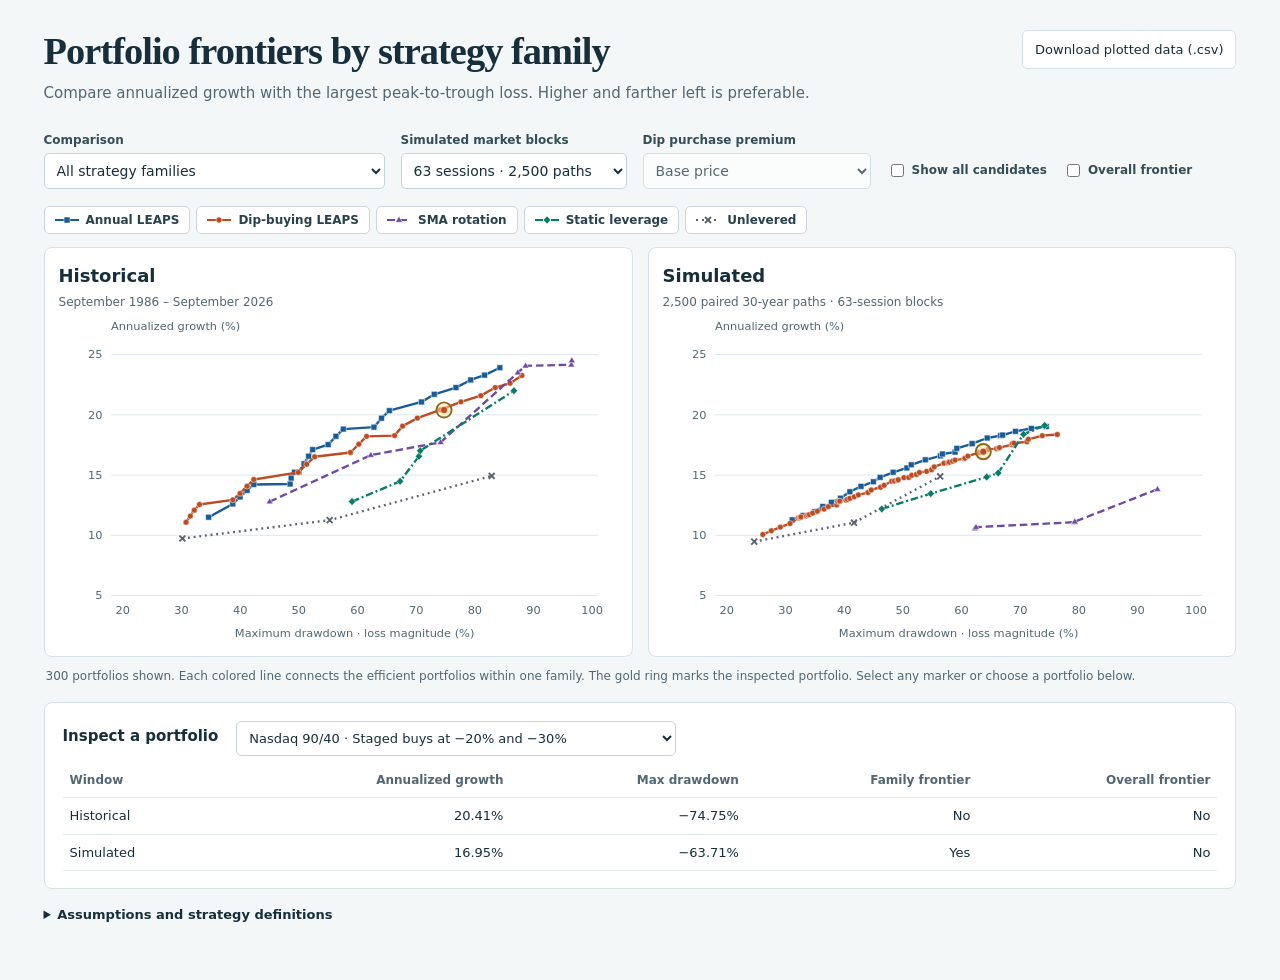
<file: site/family-frontiers.html>
<!doctype html><html lang="en"><head><meta charset="utf-8"><meta name="viewport" content="width=device-width, initial-scale=1">
<title>Portfolio frontiers by strategy family</title>
<style>
:root{color-scheme:light;--ink:#172f3b;--muted:#526773;--border:#d7e2e6;--blue:#185c97}*{box-sizing:border-box}body{margin:0;background:#f4f7f8;color:var(--ink);font:15px/1.48 system-ui,-apple-system,sans-serif}main{max-width:1450px;margin:auto;padding:30px 3.4% 40px}h1{font:600 clamp(27px,3vw,42px)/1.14 Georgia,serif;letter-spacing:-.025em;margin:0 0 8px}h2{font-size:18px;margin:0}p{margin:5px 0;color:var(--muted)}.top{display:flex;justify-content:space-between;align-items:start;gap:16px}.download{background:#fff;color:var(--ink);border:1px solid var(--border);border-radius:5px;padding:9px 12px;cursor:pointer;font:inherit;font-size:13px;white-space:nowrap}.controls{margin-top:23px;display:flex;flex-wrap:wrap;align-items:end;gap:10px 16px}.controls label{font-size:12px;font-weight:640;color:#344d58}.controls select,#choose{display:block;border:1px solid #c5d4d9;background:#fff;color:var(--ink);border-radius:5px;padding:8px;font:14px system-ui;max-width:100%;margin-top:3px}.tog{display:flex;gap:5px;align-items:center;min-height:36px}.families{margin:17px 0 13px;display:flex;flex-wrap:wrap;gap:6px}.families button{display:flex;align-items:center;gap:7px;border:1px solid #ccd6dc;border-radius:5px;background:white;padding:6px 10px;color:#29414c;font:600 12px system-ui;cursor:pointer}.families button[aria-pressed=false]{opacity:.45}.key{width:24px;height:12px}.charts{display:grid;grid-template-columns:repeat(2,minmax(0,1fr));gap:15px}.card,.detail{background:#fff;border:1px solid var(--border);border-radius:8px;padding:15px 14px 9px;min-width:0}.card p,.note{font-size:12px}.chart{display:block;width:100%;height:auto;margin:4px 0 0}.chart text{font-family:system-ui,sans-serif}.detail{margin-top:16px;padding:15px 18px}.sel{display:flex;gap:18px;align-items:center;flex-wrap:wrap}#choose{min-width:220px;width:min(440px,100%);font-size:13px}table{border-collapse:collapse;margin:8px 0 2px;width:100%;font-size:13px}th,td{padding:8px 7px;border-bottom:1px solid #e4eaed;text-align:right}th{font-size:12px;color:var(--muted)}th:first-child,td:first-child{text-align:left}.scroll{overflow-x:auto}.note{margin:11px 2px}.methods{max-width:1060px;margin:16px 0;font-size:13px;color:var(--muted)}summary{cursor:pointer;font-weight:600;color:var(--ink)}.footer{font-size:12px;margin-top:10px}a{color:#276377}input:focus-visible,button:focus-visible,select:focus-visible,summary:focus-visible{outline:3px solid #719cc0;outline-offset:2px}
@media(max-width:830px){main{padding:20px 12px}.charts{grid-template-columns:1fr}.top{display:block}.download{margin-top:8px}.detail{padding:12px}.controls{margin-top:14px}.card{padding:12px 7px 5px}.card h2,.card p{padding:0 5px}}
</style></head><body><main><div class="top"><div><h1>Portfolio frontiers by strategy family</h1><p>Compare annualized growth with the largest peak-to-trough loss. Higher and farther left is preferable.</p></div><button class="download" id="csv">Download plotted data (.csv)</button></div>
<div class="controls"><label>Comparison<select id="view"><option value="all">All strategy families</option><option value="same">Annual vs staged · same split reserve</option><option value="90">Nasdaq 90/40 · all reserve and dip variants</option></select></label><label>Simulated market blocks<select id="period"><option value="m">63 sessions · 2,500 paths</option><option value="l">252 sessions · 1,500 paths</option></select></label><label>Dip purchase premium<select id="price" disabled><option value="Staged">Base price</option><option value="IV3">+3 implied-volatility points</option><option value="IV6">+6 implied-volatility points</option></select></label><label class="tog"><input type="checkbox" id="dots"> Show all candidates</label><label class="tog"><input type="checkbox" id="overall"> Overall frontier</label></div>
<div id="families" class="families" aria-label="Strategy family filters"></div>
<div class="charts"><section class="card"><h2>Historical</h2><p>September 1986 – September 2026</p><svg class="chart" id="hist" role="img" aria-label="Historical annualized growth versus peak-to-trough loss"></svg></section><section class="card"><h2>Simulated</h2><p id="simsub"></p><svg class="chart" id="sim" role="img" aria-label="Median annualized growth versus median maximum drawdown"></svg></section></div>
<p class="note" id="note"></p><section class="detail"><div class="sel"><label for="choose"><strong>Inspect a portfolio</strong></label><select id="choose"></select></div><div class="scroll"><table><thead><tr><th>Window</th><th>Annualized growth</th><th>Max drawdown</th><th>Family frontier</th><th>Overall frontier</th></tr></thead><tbody id="tb"></tbody></table></div></section>
<details class="methods"><summary>Assumptions and strategy definitions</summary>
<p>The full comparison contains 300 base-price portfolios. The 44 S&amp;P 500 and Nasdaq call designs have three annual-roll reserve variants and a range of dip rules. Additional dip variants were tested on the six principal regimes. Annual rolls buy calls near two years to expiry and replace them with about one year remaining. For the dip strategies the reserve is initially half long Treasuries and half three-month bills. In 90/40, 90 is the strike as a percentage of the underlying at purchase and 40 is the percentage of portfolio value budgeted for calls at the annual roll. The staged rule can buy up to 5% of NAV after each of the 20% and 30% Nasdaq drawdowns, executed at the following close and capped at the normal call allocation and a 10% reserve for purchases per annual roll. The two triggers reset after recovery to within 5% of the rolling 252-session closing high. S&amp;P own-index variants instead use S&amp;P drawdowns.</p>
<p>The matched-reserve comparison uses 44 annual and 44 staged portfolios and allows a surcharge on extra calls. In the focused 90/40 view the matched annual control uses a 40.61% premium budget. Results are nominal, pretax, and permit fractional positions. Historical option marks use modeled implied volatility and 1% friction on each side.</p>
<p>Rotations use the S&amp;P’s 185- or 200-day price moving average, switch with a one-trading-day delay and pay 0.25% per switch. They hold SSO, UPRO or TQQQ above the average and either 1× equities or bills below it. Fixed leveraged portfolios hold individual funds or quarterly-rebalanced stock/bond mixes. The unlevered portfolios are the Nasdaq-100, S&amp;P 500, and 60% S&amp;P 500 with 40% long Treasuries.</p>
<p>Simulations draw joint market blocks with replacement. Each strategy is compared on the same paths for each block length. The simulated coordinates are the separate medians of annualized return and maximum drawdown. Frontier membership is descriptive and can shift for close points. A point qualifies when no included alternative in its comparison has at least as much growth and no greater loss with one strict improvement. Connecting lines are visual guides between tested choices.</p>
<p class="footer"><a href="https://github.com/pcarlsgaard/longrun_leverage/tree/24a8cdc39e40e1bec48a08da226b5fbe995bc466">Project simulation source</a></p></details></main>
<script>
const data=[{"id":"S&P 80/25 | Annual","reg":"S&P 80/25","rule":"Annual","fam":"Annual LEAPS","label":"S&P 80/25 · Annual roll · split reserve","h":[34.61717820983052,11.50190997314712],"m":[32.23587494125458,10.85144892252993],"l":[33.83288572413942,10.85793777442347]},{"id":"S&P 80/25 | Staged","reg":"S&P 80/25","rule":"Staged","fam":"Dip-buying LEAPS","label":"S&P 80/25 · Staged buys at −20% and −30%","h":[35.42213422901913,11.69707888076108],"m":[33.597680937552596,11.06392526116762],"l":[35.489864827275206,11.15753441634666]},{"id":"S&P 80/25 | IV3","reg":"S&P 80/25","rule":"IV3","fam":"Dip-buying LEAPS","label":"S&P 80/25 · Staged buys · +3 IV points","h":[35.67319469071366,11.64164819159851],"m":[33.8015448476307,10.983478240984],"l":[35.603344377600834,11.08196684476326]},{"id":"S&P 80/25 | IV6","reg":"S&P 80/25","rule":"IV6","fam":"Dip-buying LEAPS","label":"S&P 80/25 · Staged buys · +6 IV points","h":[35.906582967026715,11.58576814939464],"m":[34.03498604038373,10.896434572567271],"l":[35.8428121732566,10.99601320834322]},{"id":"S&P 80/25 | Match","reg":"S&P 80/25","rule":"Match","fam":"Annual LEAPS","label":"S&P 80/25 · Exposure-matched annual roll","h":[35.197808373718416,11.661575453501879],"m":[32.91943288774123,10.99786810314684],"l":[34.54146673579336,10.99747580377467]},{"id":"S&P 80/25 | Holdback","reg":"S&P 80/25","rule":"Holdback","fam":"Dip-buying LEAPS","label":"S&P 80/25 · Start 5 pp lower, buy at −20%","h":[30.891443454718132,10.45652983712921],"m":[27.89296416511941,9.89469278653525],"l":[29.358035143117228,9.947109415346569]},{"id":"S&P 80/25 | OwnIndex","reg":"S&P 80/25","rule":"OwnIndex","fam":"Dip-buying LEAPS","label":"S&P 80/25 · Use S&P drawdown signal","h":[34.61717820983052,11.76427865123144],"m":[33.09765368861136,11.17617337673765],"l":[35.09163566145574,11.17941168965389]},{"id":"S&P 85/30 | Annual","reg":"S&P 85/30","rule":"Annual","fam":"Annual LEAPS","label":"S&P 85/30 · Annual roll · split reserve","h":[43.71753506054725,13.3378265802361],"m":[40.70683223689048,12.2864598716551],"l":[42.09501430499813,12.36710420680963]},{"id":"S&P 85/30 | Staged","reg":"S&P 85/30","rule":"Staged","fam":"Dip-buying LEAPS","label":"S&P 85/30 · Staged buys at −20% and −30%","h":[44.48919157149937,13.57724272001168],"m":[42.21515636612764,12.524529091086888],"l":[43.7963238206729,12.71341404471929]},{"id":"S&P 85/30 | IV3","reg":"S&P 85/30","rule":"IV3","fam":"Dip-buying LEAPS","label":"S&P 85/30 · Staged buys · +3 IV points","h":[44.47011688786515,13.49476235087832],"m":[42.48223694788994,12.39199522648609],"l":[44.02034725259131,12.60886962860944]},{"id":"S&P 85/30 | IV6","reg":"S&P 85/30","rule":"IV6","fam":"Dip-buying LEAPS","label":"S&P 85/30 · Staged buys · +6 IV points","h":[44.45170358361875,13.416898226748941],"m":[42.775079764580006,12.26111242904727],"l":[44.22857453261946,12.49663184477485]},{"id":"S&P 85/30 | Match","reg":"S&P 85/30","rule":"Match","fam":"Annual LEAPS","label":"S&P 85/30 · Exposure-matched annual roll","h":[44.67906533248966,13.500084094381428],"m":[41.4646363996792,12.421938226193],"l":[42.90221865243126,12.507786490454881]},{"id":"S&P 85/30 | Holdback","reg":"S&P 85/30","rule":"Holdback","fam":"Dip-buying LEAPS","label":"S&P 85/30 · Start 5 pp lower, buy at −20%","h":[37.8573508862563,12.290202452849611],"m":[35.84895009225813,11.343986867745889],"l":[37.29344155819862,11.48413275181775]},{"id":"S&P 85/30 | OwnIndex","reg":"S&P 85/30","rule":"OwnIndex","fam":"Dip-buying LEAPS","label":"S&P 85/30 · Use S&P drawdown signal","h":[44.26437205887067,13.60291265738309],"m":[41.46354984190407,12.640544474166349],"l":[43.18233483691954,12.75791267781744]},{"id":"S&P 85/35 | Annual","reg":"S&P 85/35","rule":"Annual","fam":"Annual LEAPS","label":"S&P 85/35 · Annual roll · split reserve","h":[51.24659796536135,14.4860734598635],"m":[46.38375960388903,13.26861663910767],"l":[47.96433744678424,13.391691902524991]},{"id":"S&P 85/35 | Staged","reg":"S&P 85/35","rule":"Staged","fam":"Dip-buying LEAPS","label":"S&P 85/35 · Staged buys at −20% and −30%","h":[51.98630589848705,14.69897527393528],"m":[48.01907574111136,13.43785564569252],"l":[49.69583542368336,13.62043288592652]},{"id":"S&P 85/35 | IV3","reg":"S&P 85/35","rule":"IV3","fam":"Dip-buying LEAPS","label":"S&P 85/35 · Staged buys · +3 IV points","h":[51.969632145158506,14.616514213318421],"m":[48.31624342874905,13.30178069778723],"l":[49.79979323951324,13.54468963604705]},{"id":"S&P 85/35 | IV6","reg":"S&P 85/35","rule":"IV6","fam":"Dip-buying LEAPS","label":"S&P 85/35 · Staged buys · +6 IV points","h":[51.95355078145325,14.53868087461554],"m":[48.5222756848872,13.183626370879631],"l":[50.03869387442208,13.42951521640294]},{"id":"S&P 85/35 | Match","reg":"S&P 85/35","rule":"Match","fam":"Annual LEAPS","label":"S&P 85/35 · Exposure-matched annual roll","h":[52.113538614628894,14.63811241821655],"m":[47.13500428371002,13.39208629206127],"l":[48.6892574968166,13.5239656741345]},{"id":"S&P 85/35 | Holdback","reg":"S&P 85/35","rule":"Holdback","fam":"Dip-buying LEAPS","label":"S&P 85/35 · Start 5 pp lower, buy at −20%","h":[45.84839523375803,13.48595807114725],"m":[41.88328226252208,12.360302710360669],"l":[43.37442977222804,12.54691043310214]},{"id":"S&P 85/35 | OwnIndex","reg":"S&P 85/35","rule":"OwnIndex","fam":"Dip-buying LEAPS","label":"S&P 85/35 · Use S&P drawdown signal","h":[51.74794216881089,14.724395078009419],"m":[47.24730087927227,13.605377538410341],"l":[48.99402066506004,13.75934064404794]},{"id":"S&P 85/40 | Annual","reg":"S&P 85/40","rule":"Annual","fam":"Annual LEAPS","label":"S&P 85/40 · Annual roll · split reserve","h":[58.007661604401626,15.54784879801893],"m":[52.04857328090631,14.145536962284119],"l":[53.432303881755224,14.31544167658329]},{"id":"S&P 85/40 | Staged","reg":"S&P 85/40","rule":"Staged","fam":"Dip-buying LEAPS","label":"S&P 85/40 · Staged buys at −20% and −30%","h":[58.695029637012,15.726231377032502],"m":[53.710275429804,14.25862624363916],"l":[55.4284697390525,14.47106955776665]},{"id":"S&P 85/40 | IV3","reg":"S&P 85/40","rule":"IV3","fam":"Dip-buying LEAPS","label":"S&P 85/40 · Staged buys · +3 IV points","h":[58.68103326288265,15.64450799926879],"m":[53.95867663061643,14.11196922968683],"l":[55.6309827613256,14.34539083542724]},{"id":"S&P 85/40 | IV6","reg":"S&P 85/40","rule":"IV6","fam":"Dip-buying LEAPS","label":"S&P 85/40 · Staged buys · +6 IV points","h":[58.667546838121076,15.56738560961794],"m":[54.18655349570982,13.976470100954161],"l":[55.8082078344624,14.253957344564]},{"id":"S&P 85/40 | Match","reg":"S&P 85/40","rule":"Match","fam":"Annual LEAPS","label":"S&P 85/40 · Exposure-matched annual roll","h":[58.781269812609736,15.688387978322321],"m":[52.754665225193676,14.27153134771336],"l":[54.1116916609646,14.446319392304]},{"id":"S&P 85/40 | Holdback","reg":"S&P 85/40","rule":"Holdback","fam":"Dip-buying LEAPS","label":"S&P 85/40 · Start 5 pp lower, buy at −20%","h":[53.150315956179604,14.596697505257819],"m":[47.75129361254903,13.3142182201048],"l":[49.273887241623285,13.50184808005375]},{"id":"S&P 85/40 | OwnIndex","reg":"S&P 85/40","rule":"OwnIndex","fam":"Dip-buying LEAPS","label":"S&P 85/40 · Use S&P drawdown signal","h":[58.46503097946159,15.759080716876259],"m":[52.79393379947012,14.42979655887426],"l":[54.51650875504045,14.59815455896294]},{"id":"S&P 85/45 | Annual","reg":"S&P 85/45","rule":"Annual","fam":"Annual LEAPS","label":"S&P 85/45 · Annual roll · split reserve","h":[64.14784511312254,16.52020506285809],"m":[57.44464885418711,14.920649706850881],"l":[58.821859541349575,15.15487022382294]},{"id":"S&P 85/45 | Staged","reg":"S&P 85/45","rule":"Staged","fam":"Dip-buying LEAPS","label":"S&P 85/45 · Staged buys at −20% and −30%","h":[64.6766259466456,16.66201157115161],"m":[59.006898487256755,15.07889514563928],"l":[60.611854682585296,15.278237643024239]},{"id":"S&P 85/45 | IV3","reg":"S&P 85/45","rule":"IV3","fam":"Dip-buying LEAPS","label":"S&P 85/45 · Staged buys · +3 IV points","h":[64.66532993774756,16.58114837562825],"m":[59.21961116740078,14.95240746514352],"l":[60.7997894883608,15.187763049821479]},{"id":"S&P 85/45 | IV6","reg":"S&P 85/45","rule":"IV6","fam":"Dip-buying LEAPS","label":"S&P 85/45 · Staged buys · +6 IV points","h":[64.68189053114361,16.50485666174357],"m":[59.444600259887025,14.824820311046391],"l":[60.973513383765145,15.085755821650821]},{"id":"S&P 85/45 | Match","reg":"S&P 85/45","rule":"Match","fam":"Annual LEAPS","label":"S&P 85/45 · Exposure-matched annual roll","h":[64.85210084287579,16.64894152283051],"m":[58.08835573708699,15.025398417353749],"l":[59.491455644615684,15.25620816357867]},{"id":"S&P 85/45 | Holdback","reg":"S&P 85/45","rule":"Holdback","fam":"Dip-buying LEAPS","label":"S&P 85/45 · Start 5 pp lower, buy at −20%","h":[59.701057976559156,15.620013512481501],"m":[53.400751799323956,14.14128883829641],"l":[54.80924268259595,14.35840053402862]},{"id":"S&P 85/45 | OwnIndex","reg":"S&P 85/45","rule":"OwnIndex","fam":"Dip-buying LEAPS","label":"S&P 85/45 · Use S&P drawdown signal","h":[64.5617935936776,16.70391586850304],"m":[58.10433963046564,15.19970039038232],"l":[59.879891712978896,15.418926959863722]},{"id":"S&P 85/50 | Annual","reg":"S&P 85/50","rule":"Annual","fam":"Annual LEAPS","label":"S&P 85/50 · Annual roll · split reserve","h":[69.67190481570063,17.39913773327694],"m":[62.46026307865235,15.63537961521363],"l":[63.93920791112762,15.915757275415379]},{"id":"S&P 85/50 | Staged","reg":"S&P 85/50","rule":"Staged","fam":"Dip-buying LEAPS","label":"S&P 85/50 · Staged buys at −20% and −30%","h":[70.0876087896308,17.50195535699352],"m":[63.896547261132056,15.756994536751808],"l":[65.59447974165977,16.034126125159272]},{"id":"S&P 85/50 | IV3","reg":"S&P 85/50","rule":"IV3","fam":"Dip-buying LEAPS","label":"S&P 85/50 · Staged buys · +3 IV points","h":[70.11632748157889,17.42206917673159],"m":[64.20187153946402,15.60905317356371],"l":[65.81920626041729,15.926854021656561]},{"id":"S&P 85/50 | IV6","reg":"S&P 85/50","rule":"IV6","fam":"Dip-buying LEAPS","label":"S&P 85/50 · Staged buys · +6 IV points","h":[70.14380754029241,17.34672267856076],"m":[64.4053186364824,15.47140641839989],"l":[65.9713019176932,15.82034693289985]},{"id":"S&P 85/50 | Match","reg":"S&P 85/50","rule":"Match","fam":"Annual LEAPS","label":"S&P 85/50 · Exposure-matched annual roll","h":[70.29126781207182,17.51565477283672],"m":[63.054876383077826,15.72722279486406],"l":[64.53262473926824,16.011129788184668]},{"id":"S&P 85/50 | Holdback","reg":"S&P 85/50","rule":"Holdback","fam":"Dip-buying LEAPS","label":"S&P 85/50 · Start 5 pp lower, buy at −20%","h":[65.5545007486396,16.552519922996687],"m":[58.797846591310496,14.93235891612525],"l":[60.25961389030362,15.17394791802289]},{"id":"S&P 85/50 | OwnIndex","reg":"S&P 85/50","rule":"OwnIndex","fam":"Dip-buying LEAPS","label":"S&P 85/50 · Use S&P drawdown signal","h":[70.04346620331808,17.55474966100156],"m":[63.07769379487185,15.891419018678398],"l":[64.97001496860477,16.147403310832132]},{"id":"S&P 90/30 | Annual","reg":"S&P 90/30","rule":"Annual","fam":"Annual LEAPS","label":"S&P 90/30 · Annual roll · split reserve","h":[46.52454262355205,13.944302481915418],"m":[43.951142206334595,12.665059813103948],"l":[44.946911333858466,12.8099648741137]},{"id":"S&P 90/30 | Staged","reg":"S&P 90/30","rule":"Staged","fam":"Dip-buying LEAPS","label":"S&P 90/30 · Staged buys at −20% and −30%","h":[47.3656319196695,14.23864790362159],"m":[45.48265500128543,12.895722439601078],"l":[46.75835182161783,13.11855678905379]},{"id":"S&P 90/30 | IV3","reg":"S&P 90/30","rule":"IV3","fam":"Dip-buying LEAPS","label":"S&P 90/30 · Staged buys · +3 IV points","h":[47.33955980839592,14.1231857647673],"m":[45.7682753836541,12.71020238194755],"l":[47.02997021016517,12.96948498823689]},{"id":"S&P 90/30 | IV6","reg":"S&P 90/30","rule":"IV6","fam":"Dip-buying LEAPS","label":"S&P 90/30 · Staged buys · +6 IV points","h":[47.31529140738113,14.02081486294304],"m":[46.09701269237242,12.555848931017499],"l":[47.27651701240502,12.84110500580702]},{"id":"S&P 90/30 | Match","reg":"S&P 90/30","rule":"Match","fam":"Annual LEAPS","label":"S&P 90/30 · Exposure-matched annual roll","h":[47.495617912612516,14.110375830457219],"m":[44.75081860984561,12.795163383423311],"l":[45.730958499674266,12.954510631385649]},{"id":"S&P 90/30 | Holdback","reg":"S&P 90/30","rule":"Holdback","fam":"Dip-buying LEAPS","label":"S&P 90/30 · Start 5 pp lower, buy at −20%","h":[41.54121369582503,12.88157040490329],"m":[38.82087893360318,11.72173762235689],"l":[39.877444942280235,11.871451854127]},{"id":"S&P 90/30 | OwnIndex","reg":"S&P 90/30","rule":"OwnIndex","fam":"Dip-buying LEAPS","label":"S&P 90/30 · Use S&P drawdown signal","h":[47.14165788871778,14.242872652354999],"m":[44.58574284734403,13.000280867009101],"l":[45.904118445198975,13.20526233582559]},{"id":"S&P 90/35 | Annual","reg":"S&P 90/35","rule":"Annual","fam":"Annual LEAPS","label":"S&P 90/35 · Annual roll · split reserve","h":[54.1769671792977,15.13253034197492],"m":[49.83930475984117,13.63396419279976],"l":[51.11508232664439,13.83807190552851]},{"id":"S&P 90/35 | Staged","reg":"S&P 90/35","rule":"Staged","fam":"Dip-buying LEAPS","label":"S&P 90/35 · Staged buys at −20% and −30%","h":[54.97678880353103,15.38866554200422],"m":[51.558485924644636,13.82973208553854],"l":[52.86948744224298,14.108944760939979]},{"id":"S&P 90/35 | IV3","reg":"S&P 90/35","rule":"IV3","fam":"Dip-buying LEAPS","label":"S&P 90/35 · Staged buys · +3 IV points","h":[54.95422774996646,15.274478023140139],"m":[51.85877522049698,13.63234249077816],"l":[53.17141290714309,13.967052475071101]},{"id":"S&P 90/35 | IV6","reg":"S&P 90/35","rule":"IV6","fam":"Dip-buying LEAPS","label":"S&P 90/35 · Staged buys · +6 IV points","h":[54.93324925456524,15.173211218126381],"m":[52.18457522123783,13.46194126594448],"l":[53.393773352687134,13.82268757353896]},{"id":"S&P 90/35 | Match","reg":"S&P 90/35","rule":"Match","fam":"Annual LEAPS","label":"S&P 90/35 · Exposure-matched annual roll","h":[55.037601410302806,15.28506249988304],"m":[50.59859334815082,13.751442161942439],"l":[51.89924277945872,13.97667062871442]},{"id":"S&P 90/35 | Holdback","reg":"S&P 90/35","rule":"Holdback","fam":"Dip-buying LEAPS","label":"S&P 90/35 · Start 5 pp lower, buy at −20%","h":[48.686098953954435,14.12690468543076],"m":[45.04332328956799,12.72724493969034],"l":[46.22944470971433,12.964449254398879]},{"id":"S&P 90/35 | OwnIndex","reg":"S&P 90/35","rule":"OwnIndex","fam":"Dip-buying LEAPS","label":"S&P 90/35 · Use S&P drawdown signal","h":[54.73690184205131,15.400867588771991],"m":[50.6139475513364,13.931537552642759],"l":[52.008540111838556,14.230955800360459]},{"id":"S&P 90/40 | Annual","reg":"S&P 90/40","rule":"Annual","fam":"Annual LEAPS","label":"S&P 90/40 · Annual roll · split reserve","h":[61.16182653507951,16.218038752432857],"m":[55.69710142794313,14.490234003580122],"l":[56.802595470962714,14.77650558735642]},{"id":"S&P 90/40 | Staged","reg":"S&P 90/40","rule":"Staged","fam":"Dip-buying LEAPS","label":"S&P 90/40 · Staged buys at −20% and −30%","h":[61.728136074950825,16.43415234078911],"m":[57.32574226594412,14.630881331783218],"l":[58.79749816028972,14.96200391016449]},{"id":"S&P 90/40 | IV3","reg":"S&P 90/40","rule":"IV3","fam":"Dip-buying LEAPS","label":"S&P 90/40 · Staged buys · +3 IV points","h":[61.765513321058954,16.32139982162139],"m":[57.668965158505934,14.438945824872379],"l":[59.03584973232371,14.84400781321393]},{"id":"S&P 90/40 | IV6","reg":"S&P 90/40","rule":"IV6","fam":"Dip-buying LEAPS","label":"S&P 90/40 · Staged buys · +6 IV points","h":[61.80558867901591,16.221389664716508],"m":[57.985200353691035,14.28224151208627],"l":[59.25617114848798,14.69460766381093]},{"id":"S&P 90/40 | Match","reg":"S&P 90/40","rule":"Match","fam":"Annual LEAPS","label":"S&P 90/40 · Exposure-matched annual roll","h":[61.94165822586242,16.35693431424032],"m":[56.42552456053427,14.60991727818897],"l":[57.47113564193662,14.89517546654177]},{"id":"S&P 90/40 | Holdback","reg":"S&P 90/40","rule":"Holdback","fam":"Dip-buying LEAPS","label":"S&P 90/40 · Start 5 pp lower, buy at −20%","h":[56.09283240454157,15.27118122054536],"m":[51.24479598273659,13.67671740102406],"l":[52.44815193969974,13.96598285488581]},{"id":"S&P 90/40 | OwnIndex","reg":"S&P 90/40","rule":"OwnIndex","fam":"Dip-buying LEAPS","label":"S&P 90/40 · Use S&P drawdown signal","h":[61.66490919394623,16.45596437256478],"m":[56.48379254719672,14.807287949951931],"l":[57.69737705300854,15.07903686117375]},{"id":"S&P 90/45 | Annual","reg":"S&P 90/45","rule":"Annual","fam":"Annual LEAPS","label":"S&P 90/45 · Annual roll · split reserve","h":[67.36630501502502,17.19774775487548],"m":[61.194018558053266,15.252632693614428],"l":[62.17439918722367,15.592939480421531]},{"id":"S&P 90/45 | Staged","reg":"S&P 90/45","rule":"Staged","fam":"Dip-buying LEAPS","label":"S&P 90/45 · Staged buys at −20% and −30%","h":[67.87001081812491,17.371764988066758],"m":[62.75068191241111,15.345371162784579],"l":[64.0558809538515,15.73134374077571]},{"id":"S&P 90/45 | IV3","reg":"S&P 90/45","rule":"IV3","fam":"Dip-buying LEAPS","label":"S&P 90/45 · Staged buys · +3 IV points","h":[67.9087925862546,17.26060500089929],"m":[63.10966755864622,15.172972525639791],"l":[64.20701792319616,15.605598169379158]},{"id":"S&P 90/45 | IV6","reg":"S&P 90/45","rule":"IV6","fam":"Dip-buying LEAPS","label":"S&P 90/45 · Staged buys · +6 IV points","h":[67.94451960596959,17.16200145932631],"m":[63.37257335474933,15.002243426738529],"l":[64.46541725818174,15.465977211194579]},{"id":"S&P 90/45 | Match","reg":"S&P 90/45","rule":"Match","fam":"Annual LEAPS","label":"S&P 90/45 · Exposure-matched annual roll","h":[68.04625850520569,17.32277958367385],"m":[61.808809417465184,15.352718839335061],"l":[62.80032948758141,15.697762663443621]},{"id":"S&P 90/45 | Holdback","reg":"S&P 90/45","rule":"Holdback","fam":"Dip-buying LEAPS","label":"S&P 90/45 · Start 5 pp lower, buy at −20%","h":[62.688424172985826,16.31203864701569],"m":[57.0822295870135,14.48754679096829],"l":[58.19327820900641,14.871164489399579]},{"id":"S&P 90/45 | OwnIndex","reg":"S&P 90/45","rule":"OwnIndex","fam":"Dip-buying LEAPS","label":"S&P 90/45 · Use S&P drawdown signal","h":[67.81496559046356,17.40497666003762],"m":[61.80125097421249,15.5078799214742],"l":[63.07383144298979,15.901811726801329]},{"id":"S&P 90/50 | Annual","reg":"S&P 90/50","rule":"Annual","fam":"Annual LEAPS","label":"S&P 90/50 · Annual roll · split reserve","h":[72.79623990733461,18.06726461580161],"m":[66.23739813140271,15.83747620221258],"l":[67.29827230220457,16.292522639809228]},{"id":"S&P 90/50 | Staged","reg":"S&P 90/50","rule":"Staged","fam":"Dip-buying LEAPS","label":"S&P 90/50 · Staged buys at −20% and −30%","h":[73.23699403306303,18.196745470045812],"m":[67.66056326089279,15.975533628079841],"l":[68.94261245324364,16.44584758721672]},{"id":"S&P 90/50 | IV3","reg":"S&P 90/50","rule":"IV3","fam":"Dip-buying LEAPS","label":"S&P 90/50 · Staged buys · +3 IV points","h":[73.27066937701665,18.08733024797739],"m":[68.0168887225278,15.777199865665658],"l":[69.29390200832268,16.30979859514231]},{"id":"S&P 90/50 | IV6","reg":"S&P 90/50","rule":"IV6","fam":"Dip-buying LEAPS","label":"S&P 90/50 · Staged buys · +6 IV points","h":[73.30166365745802,17.9902785013033],"m":[68.23551749063122,15.63648927926111],"l":[69.49287184399546,16.20144534478715]},{"id":"S&P 90/50 | Match","reg":"S&P 90/50","rule":"Match","fam":"Annual LEAPS","label":"S&P 90/50 · Exposure-matched annual roll","h":[73.3863801543278,18.17805309458813],"m":[66.83686129970093,15.930097132055321],"l":[67.88896480839732,16.385906189285958]},{"id":"S&P 90/50 | Holdback","reg":"S&P 90/50","rule":"Holdback","fam":"Dip-buying LEAPS","label":"S&P 90/50 · Start 5 pp lower, buy at −20%","h":[68.70323853918788,17.24589411423154],"m":[62.46180791182281,15.23275771267521],"l":[63.59675418238238,15.63774256003088]},{"id":"S&P 90/50 | OwnIndex","reg":"S&P 90/50","rule":"OwnIndex","fam":"Dip-buying LEAPS","label":"S&P 90/50 · Use S&P drawdown signal","h":[73.19376176612661,18.24336538581317],"m":[66.86657677358097,16.1384214098392],"l":[68.09686018630765,16.56458646603009]},{"id":"S&P 95/30 | Annual","reg":"S&P 95/30","rule":"Annual","fam":"Annual LEAPS","label":"S&P 95/30 · Annual roll · split reserve","h":[50.31995027711949,14.429667853540051],"m":[47.264377162311,12.833968001795759],"l":[48.02248185647507,13.09816020857492]},{"id":"S&P 95/30 | Staged","reg":"S&P 95/30","rule":"Staged","fam":"Dip-buying LEAPS","label":"S&P 95/30 · Staged buys at −20% and −30%","h":[50.31995027711949,14.779069866584921],"m":[48.69424500097945,13.14793597780089],"l":[49.75732036253857,13.40538278177317]},{"id":"S&P 95/30 | IV3","reg":"S&P 95/30","rule":"IV3","fam":"Dip-buying LEAPS","label":"S&P 95/30 · Staged buys · +3 IV points","h":[50.31995027711949,14.62366859003576],"m":[49.08855233721524,12.8940939193373],"l":[50.27416470402826,13.21433116186587]},{"id":"S&P 95/30 | IV6","reg":"S&P 95/30","rule":"IV6","fam":"Dip-buying LEAPS","label":"S&P 95/30 · Staged buys · +6 IV points","h":[50.31995027711949,14.49387840356077],"m":[49.47064364208649,12.6993762044956],"l":[50.5184338663613,13.05201412141573]},{"id":"S&P 95/30 | Match","reg":"S&P 95/30","rule":"Match","fam":"Annual LEAPS","label":"S&P 95/30 · Exposure-matched annual roll","h":[50.88345270728971,14.59452767475073],"m":[48.07780489036832,12.96243272894303],"l":[48.83341754351991,13.239459594100389]},{"id":"S&P 95/30 | Holdback","reg":"S&P 95/30","rule":"Holdback","fam":"Dip-buying LEAPS","label":"S&P 95/30 · Start 5 pp lower, buy at −20%","h":[45.4081951333074,13.386738036769191],"m":[41.84554943115625,11.943506888219959],"l":[42.57080777402586,12.21034998271324]},{"id":"S&P 95/30 | OwnIndex","reg":"S&P 95/30","rule":"OwnIndex","fam":"Dip-buying LEAPS","label":"S&P 95/30 · Use S&P drawdown signal","h":[50.31995027711949,14.76329057957057],"m":[47.9066322661023,13.21076243232612],"l":[48.93320196560228,13.49913496008383]},{"id":"S&P 95/35 | Annual","reg":"S&P 95/35","rule":"Annual","fam":"Annual LEAPS","label":"S&P 95/35 · Annual roll · split reserve","h":[57.063732930989985,15.62484265125612],"m":[53.46349598107483,13.74310928833346],"l":[54.27753873622545,14.06062807505981]},{"id":"S&P 95/35 | Staged","reg":"S&P 95/35","rule":"Staged","fam":"Dip-buying LEAPS","label":"S&P 95/35 · Staged buys at −20% and −30%","h":[57.723647743532915,15.92967487876468],"m":[55.02892653412257,13.97553536234592],"l":[56.260027904507105,14.34361244861103]},{"id":"S&P 95/35 | IV3","reg":"S&P 95/35","rule":"IV3","fam":"Dip-buying LEAPS","label":"S&P 95/35 · Staged buys · +3 IV points","h":[57.77958338274677,15.77660617018215],"m":[55.45967126782703,13.7376350672619],"l":[56.55419807653823,14.16472285068086]},{"id":"S&P 95/35 | IV6","reg":"S&P 95/35","rule":"IV6","fam":"Dip-buying LEAPS","label":"S&P 95/35 · Staged buys · +6 IV points","h":[57.82940829702247,15.64868013615523],"m":[55.87719894684726,13.56457548540308],"l":[56.882772354658485,14.007073925732191]},{"id":"S&P 95/35 | Match","reg":"S&P 95/35","rule":"Match","fam":"Annual LEAPS","label":"S&P 95/35 · Exposure-matched annual roll","h":[57.94092197595202,15.773590169448859],"m":[54.205740391195,13.85767850696134],"l":[55.06786227149797,14.18161472651936]},{"id":"S&P 95/35 | Holdback","reg":"S&P 95/35","rule":"Holdback","fam":"Dip-buying LEAPS","label":"S&P 95/35 · Start 5 pp lower, buy at −20%","h":[51.26665520865633,14.650164208672969],"m":[48.52371004340701,12.93489438465275],"l":[49.25452668332957,13.27450613744092]},{"id":"S&P 95/35 | OwnIndex","reg":"S&P 95/35","rule":"OwnIndex","fam":"Dip-buying LEAPS","label":"S&P 95/35 · Use S&P drawdown signal","h":[57.677028876280076,15.924331336549619],"m":[54.15314530761924,14.102573313611261],"l":[55.28816125989826,14.52714681746971]},{"id":"S&P 95/40 | Annual","reg":"S&P 95/40","rule":"Annual","fam":"Annual LEAPS","label":"S&P 95/40 · Annual roll · split reserve","h":[64.1127772466479,16.698598744123867],"m":[59.474784513705714,14.57204149087053],"l":[60.3265333983982,14.958702955375768]},{"id":"S&P 95/40 | Staged","reg":"S&P 95/40","rule":"Staged","fam":"Dip-buying LEAPS","label":"S&P 95/40 · Staged buys at −20% and −30%","h":[64.71788879200359,16.95710655572724],"m":[61.04382997013005,14.795996812379919],"l":[62.00068444027451,15.21997663596596]},{"id":"S&P 95/40 | IV3","reg":"S&P 95/40","rule":"IV3","fam":"Dip-buying LEAPS","label":"S&P 95/40 · Staged buys · +3 IV points","h":[64.768739376511,16.80655825973787],"m":[61.55473180010337,14.534422106342932],"l":[62.345950090586975,15.02801745372801]},{"id":"S&P 95/40 | IV6","reg":"S&P 95/40","rule":"IV6","fam":"Dip-buying LEAPS","label":"S&P 95/40 · Staged buys · +6 IV points","h":[64.81398797713891,16.68067496811605],"m":[61.90255875130971,14.35218634158619],"l":[62.67520752760347,14.88241173602194]},{"id":"S&P 95/40 | Match","reg":"S&P 95/40","rule":"Match","fam":"Annual LEAPS","label":"S&P 95/40 · Exposure-matched annual roll","h":[64.87126313722254,16.831321944866602],"m":[60.19013390149467,14.65725258280372],"l":[61.067201916881686,15.06184141092905]},{"id":"S&P 95/40 | Holdback","reg":"S&P 95/40","rule":"Holdback","fam":"Dip-buying LEAPS","label":"S&P 95/40 · Start 5 pp lower, buy at −20%","h":[58.80541595345405,15.7939500279495],"m":[54.82724906203522,13.827932379526938],"l":[55.71228549102207,14.22721771319429]},{"id":"S&P 95/40 | OwnIndex","reg":"S&P 95/40","rule":"OwnIndex","fam":"Dip-buying LEAPS","label":"S&P 95/40 · Use S&P drawdown signal","h":[64.65670452092002,16.96398521924871],"m":[60.06784563538273,14.94407474781333],"l":[60.980377469916114,15.36468570849084]},{"id":"S&P 95/45 | Annual","reg":"S&P 95/45","rule":"Annual","fam":"Annual LEAPS","label":"S&P 95/45 · Annual roll · split reserve","h":[70.24980613791192,17.64790468393677],"m":[65.05696040853209,15.29859102375527],"l":[65.74486223166367,15.7536152154578]},{"id":"S&P 95/45 | Staged","reg":"S&P 95/45","rule":"Staged","fam":"Dip-buying LEAPS","label":"S&P 95/45 · Staged buys at −20% and −30%","h":[70.78867212946056,17.85805311282642],"m":[66.59648979830419,15.45259731914292],"l":[67.38367059192927,15.95864753630579]},{"id":"S&P 95/45 | IV3","reg":"S&P 95/45","rule":"IV3","fam":"Dip-buying LEAPS","label":"S&P 95/45 · Staged buys · +3 IV points","h":[70.83356330012532,17.71021447997049],"m":[66.9384372372637,15.197780056065241],"l":[67.75987174602935,15.7490183014394]},{"id":"S&P 95/45 | IV6","reg":"S&P 95/45","rule":"IV6","fam":"Dip-buying LEAPS","label":"S&P 95/45 · Staged buys · +6 IV points","h":[70.87346690626697,17.58655285512598],"m":[67.19541277772724,15.01314909964443],"l":[68.06272542223097,15.57677902876072]},{"id":"S&P 95/45 | Match","reg":"S&P 95/45","rule":"Match","fam":"Annual LEAPS","label":"S&P 95/45 · Exposure-matched annual roll","h":[70.90244060284505,17.76450732414256],"m":[65.71881681831408,15.371761059063479],"l":[66.43462224822521,15.8714091187429]},{"id":"S&P 95/45 | Holdback","reg":"S&P 95/45","rule":"Holdback","fam":"Dip-buying LEAPS","label":"S&P 95/45 · Start 5 pp lower, buy at −20%","h":[65.63258539603333,16.816022551217248],"m":[60.857844601471214,14.59140534293169],"l":[61.629213348719546,15.09867062184736]},{"id":"S&P 95/45 | OwnIndex","reg":"S&P 95/45","rule":"OwnIndex","fam":"Dip-buying LEAPS","label":"S&P 95/45 · Use S&P drawdown signal","h":[70.72906729222738,17.87911008868326],"m":[65.50584362440948,15.592082928126679],"l":[66.42018804017434,16.11038155660885]},{"id":"S&P 95/50 | Annual","reg":"S&P 95/50","rule":"Annual","fam":"Annual LEAPS","label":"S&P 95/50 · Annual roll · split reserve","h":[75.56229757347123,18.46808636258574],"m":[70.20881154366742,15.813940924611188],"l":[70.89372141894668,16.41596638617763]},{"id":"S&P 95/50 | Staged","reg":"S&P 95/50","rule":"Staged","fam":"Dip-buying LEAPS","label":"S&P 95/50 · Staged buys at −20% and −30%","h":[76.02889312047816,18.62746347116612],"m":[71.58247131806212,16.024937573377603],"l":[72.52293772963712,16.55893379401486]},{"id":"S&P 95/50 | IV3","reg":"S&P 95/50","rule":"IV3","fam":"Dip-buying LEAPS","label":"S&P 95/50 · Staged buys · +3 IV points","h":[76.07085972725717,18.482521277087198],"m":[71.98465826244434,15.74627997200802],"l":[72.77950284748418,16.35267541643508]},{"id":"S&P 95/50 | IV6","reg":"S&P 95/50","rule":"IV6","fam":"Dip-buying LEAPS","label":"S&P 95/50 · Staged buys · +6 IV points","h":[76.17011771544475,18.36125733035194],"m":[72.19195590952772,15.54349532913194],"l":[73.00831679035566,16.20756533709109]},{"id":"S&P 95/50 | Match","reg":"S&P 95/50","rule":"Match","fam":"Annual LEAPS","label":"S&P 95/50 · Exposure-matched annual roll","h":[76.12089202792633,18.56826895206182],"m":[70.83949451011726,15.89729675941631],"l":[71.46377494192271,16.47507746892041]},{"id":"S&P 95/50 | Holdback","reg":"S&P 95/50","rule":"Holdback","fam":"Dip-buying LEAPS","label":"S&P 95/50 · Start 5 pp lower, buy at −20%","h":[71.56771179015368,17.71294191800947],"m":[66.30088897085919,15.29217303018272],"l":[66.91954866023491,15.772533871497748]},{"id":"S&P 95/50 | OwnIndex","reg":"S&P 95/50","rule":"OwnIndex","fam":"Dip-buying LEAPS","label":"S&P 95/50 · Use S&P drawdown signal","h":[75.98150903879412,18.664881807039908],"m":[70.69467378115937,16.15089939747418],"l":[71.50091611947387,16.65477115493299]},{"id":"Nasdaq 80/20 | Annual","reg":"Nasdaq 80/20","rule":"Annual","fam":"Annual LEAPS","label":"Nasdaq 80/20 · Annual roll · split reserve","h":[38.738422959220145,12.60589287038938],"m":[31.136104717970092,11.27977954588598],"l":[32.73278218454136,11.69368629583361]},{"id":"Nasdaq 80/20 | Staged","reg":"Nasdaq 80/20","rule":"Staged","fam":"Dip-buying LEAPS","label":"Nasdaq 80/20 · Staged buys at −20% and −30%","h":[38.738422959220145,12.84246166798486],"m":[33.56654937548967,11.61418767386061],"l":[34.97140286981752,12.03052264743183]},{"id":"Nasdaq 80/20 | IV3","reg":"Nasdaq 80/20","rule":"IV3","fam":"Dip-buying LEAPS","label":"Nasdaq 80/20 · Staged buys · +3 IV points","h":[38.738422959220145,12.795168444461618],"m":[33.7292686123213,11.51270664457838],"l":[35.17886769560748,11.95234445827558]},{"id":"Nasdaq 80/20 | IV6","reg":"Nasdaq 80/20","rule":"IV6","fam":"Dip-buying LEAPS","label":"Nasdaq 80/20 · Staged buys · +6 IV points","h":[38.738422959220145,12.74831835647196],"m":[33.88190535522344,11.41434139750998],"l":[35.24896673026775,11.87114991970571]},{"id":"Nasdaq 80/20 | Match","reg":"Nasdaq 80/20","rule":"Match","fam":"Annual LEAPS","label":"Nasdaq 80/20 · Exposure-matched annual roll","h":[39.96966717475428,12.822628039240541],"m":[31.917934376753408,11.45234838107343],"l":[33.55554069502209,11.889648778080419]},{"id":"Nasdaq 80/20 | Holdback","reg":"Nasdaq 80/20","rule":"Holdback","fam":"Dip-buying LEAPS","label":"Nasdaq 80/20 · Start 5 pp lower, buy at −20%","h":[30.773508090407546,11.0846446034573],"m":[26.14146306781786,10.064521194251789],"l":[27.59713424768661,10.42138968411552]},{"id":"Nasdaq 80/25 | Annual","reg":"Nasdaq 80/25","rule":"Annual","fam":"Annual LEAPS","label":"Nasdaq 80/25 · Annual roll · split reserve","h":[48.51438834992334,14.26199504406031],"m":[37.76904267218958,12.58719457118122],"l":[39.60054236542746,13.119293849749031]},{"id":"Nasdaq 80/25 | Staged","reg":"Nasdaq 80/25","rule":"Staged","fam":"Dip-buying LEAPS","label":"Nasdaq 80/25 · Staged buys at −20% and −30%","h":[48.51438834992335,14.49742169080776],"m":[40.289584746593334,12.921233737111832],"l":[41.80878272058869,13.415862711365332]},{"id":"Nasdaq 80/25 | IV3","reg":"Nasdaq 80/25","rule":"IV3","fam":"Dip-buying LEAPS","label":"Nasdaq 80/25 · Staged buys · +3 IV points","h":[48.51438834992335,14.448942061082782],"m":[40.4848283999131,12.83917461916545],"l":[41.96653216344186,13.33608290090873]},{"id":"Nasdaq 80/25 | IV6","reg":"Nasdaq 80/25","rule":"IV6","fam":"Dip-buying LEAPS","label":"Nasdaq 80/25 · Staged buys · +6 IV points","h":[48.51438834992335,14.40094827827422],"m":[40.64302395204753,12.749211066928831],"l":[42.117819249539814,13.27190378304802]},{"id":"Nasdaq 80/25 | Match","reg":"Nasdaq 80/25","rule":"Match","fam":"Annual LEAPS","label":"Nasdaq 80/25 · Exposure-matched annual roll","h":[49.6018122517157,14.469428347432519],"m":[38.62797367375646,12.749453859441608],"l":[40.3966686916208,13.3002201943823]},{"id":"Nasdaq 80/25 | Holdback","reg":"Nasdaq 80/25","rule":"Holdback","fam":"Dip-buying LEAPS","label":"Nasdaq 80/25 · Start 5 pp lower, buy at −20%","h":[40.784296594633,12.812956884970411],"m":[32.70925703561506,11.44462661969122],"l":[34.22488802270066,11.93523004000931]},{"id":"Nasdaq 80/30 | Annual","reg":"Nasdaq 80/30","rule":"Annual","fam":"Annual LEAPS","label":"Nasdaq 80/30 · Annual roll · split reserve","h":[57.28833772179422,15.79721828487466],"m":[44.46000678455374,13.783521383741201],"l":[46.2516905271612,14.441409149128932]},{"id":"Nasdaq 80/30 | Staged","reg":"Nasdaq 80/30","rule":"Staged","fam":"Dip-buying LEAPS","label":"Nasdaq 80/30 · Staged buys at −20% and −30%","h":[57.28833772179422,16.01526178900132],"m":[46.799394435948486,14.15125273961482],"l":[48.47756514044739,14.741231352131589]},{"id":"Nasdaq 80/30 | IV3","reg":"Nasdaq 80/30","rule":"IV3","fam":"Dip-buying LEAPS","label":"Nasdaq 80/30 · Staged buys · +3 IV points","h":[57.28833772179422,15.9665359423621],"m":[46.98528776625922,14.040588043383039],"l":[48.59370896445396,14.67342987611316]},{"id":"Nasdaq 80/30 | IV6","reg":"Nasdaq 80/30","rule":"IV6","fam":"Dip-buying LEAPS","label":"Nasdaq 80/30 · Staged buys · +6 IV points","h":[57.28833772179422,15.9183081042082],"m":[47.15351773905487,13.95137650284774],"l":[48.749741380123616,14.59627345764025]},{"id":"Nasdaq 80/30 | Match","reg":"Nasdaq 80/30","rule":"Match","fam":"Annual LEAPS","label":"Nasdaq 80/30 · Exposure-matched annual roll","h":[58.267337189172295,15.9920101253296],"m":[45.23911792543312,13.92542893822254],"l":[47.09282270106545,14.61090370888316]},{"id":"Nasdaq 80/30 | Holdback","reg":"Nasdaq 80/30","rule":"Holdback","fam":"Dip-buying LEAPS","label":"Nasdaq 80/30 · Start 5 pp lower, buy at −20%","h":[50.21825352238152,14.41997980852836],"m":[39.57341066685993,12.753770382193341],"l":[41.13650460574818,13.349178865742989]},{"id":"Nasdaq 80/35 | Annual","reg":"Nasdaq 80/35","rule":"Annual","fam":"Annual LEAPS","label":"Nasdaq 80/35 · Annual roll · split reserve","h":[64.85244585518461,17.21229028661726],"m":[50.689765570207925,14.8927160670221],"l":[52.67817515949669,15.636388671006191]},{"id":"Nasdaq 80/35 | Staged","reg":"Nasdaq 80/35","rule":"Staged","fam":"Dip-buying LEAPS","label":"Nasdaq 80/35 · Staged buys at −20% and −30%","h":[64.85244585518461,17.408444063816518],"m":[52.8192556896973,15.21666784790822],"l":[54.654418526201866,15.90536322562971]},{"id":"Nasdaq 80/35 | IV3","reg":"Nasdaq 80/35","rule":"IV3","fam":"Dip-buying LEAPS","label":"Nasdaq 80/35 · Staged buys · +3 IV points","h":[64.85244585518461,17.35968268470029],"m":[52.98879682177735,15.117843573016609],"l":[54.7952742585901,15.82386508530008]},{"id":"Nasdaq 80/35 | IV6","reg":"Nasdaq 80/35","rule":"IV6","fam":"Dip-buying LEAPS","label":"Nasdaq 80/35 · Staged buys · +6 IV points","h":[64.8524458551846,17.311431784961858],"m":[53.168405535727224,15.011538587238071],"l":[54.916329567631614,15.75240590271045]},{"id":"Nasdaq 80/35 | Match","reg":"Nasdaq 80/35","rule":"Match","fam":"Annual LEAPS","label":"Nasdaq 80/35 · Exposure-matched annual roll","h":[65.68727796204263,17.39329863142968],"m":[51.494817209527575,15.03565260973794],"l":[53.51450654233377,15.79524270310074]},{"id":"Nasdaq 80/35 | Holdback","reg":"Nasdaq 80/35","rule":"Holdback","fam":"Dip-buying LEAPS","label":"Nasdaq 80/35 · Start 5 pp lower, buy at −20%","h":[58.80106161875418,15.909243518636579],"m":[46.17984555167597,13.989151465541719],"l":[47.77692425016554,14.644392867840638]},{"id":"Nasdaq 80/40 | Annual","reg":"Nasdaq 80/40","rule":"Annual","fam":"Annual LEAPS","label":"Nasdaq 80/40 · Annual roll · split reserve","h":[71.26417577026955,18.50634522919421],"m":[56.56927477187558,15.88487554997973],"l":[58.563559071872426,16.71605831899294]},{"id":"Nasdaq 80/40 | Staged","reg":"Nasdaq 80/40","rule":"Staged","fam":"Dip-buying LEAPS","label":"Nasdaq 80/40 · Staged buys at −20% and −30%","h":[71.26417577026955,18.67478410906944],"m":[58.48471432787123,16.15657362260864],"l":[60.46327598257605,16.92894686172342]},{"id":"Nasdaq 80/40 | IV3","reg":"Nasdaq 80/40","rule":"IV3","fam":"Dip-buying LEAPS","label":"Nasdaq 80/40 · Staged buys · +3 IV points","h":[71.26417577026955,18.626258770242877],"m":[58.67074130951586,16.02507219777944],"l":[60.635213144835255,16.84872974692312]},{"id":"Nasdaq 80/40 | IV6","reg":"Nasdaq 80/40","rule":"IV6","fam":"Dip-buying LEAPS","label":"Nasdaq 80/40 · Staged buys · +6 IV points","h":[71.26417577026955,18.57825616195456],"m":[58.81133699361016,15.91189695237642],"l":[60.78413424557358,16.765566805665973]},{"id":"Nasdaq 80/40 | Match","reg":"Nasdaq 80/40","rule":"Match","fam":"Annual LEAPS","label":"Nasdaq 80/40 · Exposure-matched annual roll","h":[71.97013438798325,18.67232359579613],"m":[57.24388480808855,16.00060477313839],"l":[59.220536243309496,16.86275713788957]},{"id":"Nasdaq 80/40 | Holdback","reg":"Nasdaq 80/40","rule":"Holdback","fam":"Dip-buying LEAPS","label":"Nasdaq 80/40 · Start 5 pp lower, buy at −20%","h":[66.11209424491129,17.28258615632036],"m":[52.32056326372771,15.057179073207791],"l":[53.999435909031604,15.88523306519992]},{"id":"Nasdaq 80/45 | Annual","reg":"Nasdaq 80/45","rule":"Annual","fam":"Annual LEAPS","label":"Nasdaq 80/45 · Annual roll · split reserve","h":[76.68054071654512,19.67689615733168],"m":[61.86277207677532,16.712962545283432],"l":[63.97638507455895,17.73042156634081]},{"id":"Nasdaq 80/45 | Staged","reg":"Nasdaq 80/45","rule":"Staged","fam":"Dip-buying LEAPS","label":"Nasdaq 80/45 · Staged buys at −20% and −30%","h":[76.68054071654512,19.80866750601215],"m":[63.702965974731875,16.91346781513812],"l":[65.85890560645261,17.86913628150114]},{"id":"Nasdaq 80/45 | IV3","reg":"Nasdaq 80/45","rule":"IV3","fam":"Dip-buying LEAPS","label":"Nasdaq 80/45 · Staged buys · +3 IV points","h":[76.68054071654512,19.76082342672869],"m":[63.89303661464347,16.778072796681933],"l":[65.99395949634128,17.78623599095461]},{"id":"Nasdaq 80/45 | IV6","reg":"Nasdaq 80/45","rule":"IV6","fam":"Dip-buying LEAPS","label":"Nasdaq 80/45 · Staged buys · +6 IV points","h":[76.68054071654512,19.7135119744666],"m":[64.08102564124013,16.65877714087722],"l":[66.0953804406056,17.70772684373339]},{"id":"Nasdaq 80/45 | Match","reg":"Nasdaq 80/45","rule":"Match","fam":"Annual LEAPS","label":"Nasdaq 80/45 · Exposure-matched annual roll","h":[77.2706194216572,19.826257111792618],"m":[62.49556304831363,16.824370253214692],"l":[64.63696671004713,17.85718636656508]},{"id":"Nasdaq 80/45 | Holdback","reg":"Nasdaq 80/45","rule":"Holdback","fam":"Dip-buying LEAPS","label":"Nasdaq 80/45 · Start 5 pp lower, buy at −20%","h":[72.32108514803302,18.539727407771007],"m":[57.933869020505966,15.957790973791038],"l":[59.815917994534715,16.858311690180212]},{"id":"Nasdaq 80/50 | Annual","reg":"Nasdaq 80/50","rule":"Annual","fam":"Annual LEAPS","label":"Nasdaq 80/50 · Annual roll · split reserve","h":[81.23696540300355,20.71969878244008],"m":[66.85650955327786,17.47447276175405],"l":[68.90226890265659,18.61017329633411]},{"id":"Nasdaq 80/50 | Staged","reg":"Nasdaq 80/50","rule":"Staged","fam":"Dip-buying LEAPS","label":"Nasdaq 80/50 · Staged buys at −20% and −30%","h":[81.77433988553624,20.81304869978475],"m":[68.67735090115752,17.637571922608437],"l":[70.63618169116674,18.71012049688671]},{"id":"Nasdaq 80/50 | IV3","reg":"Nasdaq 80/50","rule":"IV3","fam":"Dip-buying LEAPS","label":"Nasdaq 80/50 · Staged buys · +3 IV points","h":[81.80183731544874,20.76582330707694],"m":[68.85410981691066,17.524380834299112],"l":[70.69925601952704,18.65205699871368]},{"id":"Nasdaq 80/50 | IV6","reg":"Nasdaq 80/50","rule":"IV6","fam":"Dip-buying LEAPS","label":"Nasdaq 80/50 · Staged buys · +6 IV points","h":[81.82844300742127,20.71914492244353],"m":[69.01350198652796,17.411374675409842],"l":[70.78792000709203,18.56439226539115]},{"id":"Nasdaq 80/50 | Match","reg":"Nasdaq 80/50","rule":"Match","fam":"Annual LEAPS","label":"Nasdaq 80/50 · Exposure-matched annual roll","h":[81.7286697692989,20.85227127499995],"m":[67.48996673244525,17.56327559953148],"l":[69.48539412230504,18.71286873825882]},{"id":"Nasdaq 80/50 | Holdback","reg":"Nasdaq 80/50","rule":"Holdback","fam":"Dip-buying LEAPS","label":"Nasdaq 80/50 · Start 5 pp lower, buy at −20%","h":[77.57436509182551,19.67059924886474],"m":[63.18827736955046,16.74806951826307],"l":[65.21373073430603,17.774386756878492]},{"id":"Nasdaq 85/20 | Annual","reg":"Nasdaq 85/20","rule":"Annual","fam":"Annual LEAPS","label":"Nasdaq 85/20 · Annual roll · split reserve","h":[39.9836062663638,13.185739580263139],"m":[32.99534100218174,11.64215104779495],"l":[34.49221631357272,12.144436735296429]},{"id":"Nasdaq 85/20 | Staged","reg":"Nasdaq 85/20","rule":"Staged","fam":"Dip-buying LEAPS","label":"Nasdaq 85/20 · Staged buys at −20% and −30%","h":[39.98360626636381,13.4765922933685],"m":[35.42539055438935,12.00153777856397],"l":[36.58762220536243,12.48977545448962]},{"id":"Nasdaq 85/20 | IV3","reg":"Nasdaq 85/20","rule":"IV3","fam":"Dip-buying LEAPS","label":"Nasdaq 85/20 · Staged buys · +3 IV points","h":[39.9836062663638,13.411486580073559],"m":[35.61134971475734,11.86579667626487],"l":[36.81821747331222,12.38636479898065]},{"id":"Nasdaq 85/20 | IV6","reg":"Nasdaq 85/20","rule":"IV6","fam":"Dip-buying LEAPS","label":"Nasdaq 85/20 · Staged buys · +6 IV points","h":[39.98360626636381,13.34986909844828],"m":[35.76708927387391,11.75880304847372],"l":[37.06825283450054,12.31259768847772]},{"id":"Nasdaq 85/20 | Match","reg":"Nasdaq 85/20","rule":"Match","fam":"Annual LEAPS","label":"Nasdaq 85/20 · Exposure-matched annual roll","h":[41.235794904561565,13.417126931177819],"m":[33.90165283774673,11.81719465512566],"l":[35.47561296705583,12.3447548098505]},{"id":"Nasdaq 85/20 | Holdback","reg":"Nasdaq 85/20","rule":"Holdback","fam":"Dip-buying LEAPS","label":"Nasdaq 85/20 · Start 5 pp lower, buy at −20%","h":[31.498672696935,11.59597504561158],"m":[27.57736017104339,10.37599266096108],"l":[28.89090426163931,10.84944592152936]},{"id":"Nasdaq 85/25 | Annual","reg":"Nasdaq 85/25","rule":"Annual","fam":"Annual LEAPS","label":"Nasdaq 85/25 · Annual roll · split reserve","h":[49.901613757057,14.941434863719119],"m":[40.006985634524476,12.979241874370151],"l":[41.50679673783375,13.63780200004837]},{"id":"Nasdaq 85/25 | Staged","reg":"Nasdaq 85/25","rule":"Staged","fam":"Dip-buying LEAPS","label":"Nasdaq 85/25 · Staged buys at −20% and −30%","h":[49.90161375705703,15.22322431914353],"m":[42.41477844728508,13.35612978032706],"l":[43.748140858377084,13.97966535638275]},{"id":"Nasdaq 85/25 | IV3","reg":"Nasdaq 85/25","rule":"IV3","fam":"Dip-buying LEAPS","label":"Nasdaq 85/25 · Staged buys · +3 IV points","h":[49.90161375705703,15.157107036625],"m":[42.63311143506267,13.248161462823168],"l":[43.89967197177387,13.86895573125405]},{"id":"Nasdaq 85/25 | IV6","reg":"Nasdaq 85/25","rule":"IV6","fam":"Dip-buying LEAPS","label":"Nasdaq 85/25 · Staged buys · +6 IV points","h":[49.90161375705703,15.094569205336288],"m":[42.80498840873724,13.114156456705988],"l":[44.095628782557014,13.76938186860302]},{"id":"Nasdaq 85/25 | Match","reg":"Nasdaq 85/25","rule":"Match","fam":"Annual LEAPS","label":"Nasdaq 85/25 · Exposure-matched annual roll","h":[51.04696011041396,15.16044169114581],"m":[40.9388005219657,13.14991747796668],"l":[42.34702604622982,13.830051811102601]},{"id":"Nasdaq 85/25 | Holdback","reg":"Nasdaq 85/25","rule":"Holdback","fam":"Dip-buying LEAPS","label":"Nasdaq 85/25 · Start 5 pp lower, buy at −20%","h":[41.95927177611249,13.43394442276051],"m":[34.62663665898277,11.8421413503721],"l":[35.939095921128036,12.394526059432561]},{"id":"Nasdaq 85/30 | Annual","reg":"Nasdaq 85/30","rule":"Annual","fam":"Annual LEAPS","label":"Nasdaq 85/30 · Annual roll · split reserve","h":[58.799340624248345,16.56104901932218],"m":[46.87280819482027,14.218552364676329],"l":[48.49322712589264,14.995316819466458]},{"id":"Nasdaq 85/30 | Staged","reg":"Nasdaq 85/30","rule":"Staged","fam":"Dip-buying LEAPS","label":"Nasdaq 85/30 · Staged buys at −20% and −30%","h":[58.799340624248345,16.82370064470431],"m":[49.09861460609955,14.57640797506749],"l":[50.567721262764444,15.33994856275109]},{"id":"Nasdaq 85/30 | IV3","reg":"Nasdaq 85/30","rule":"IV3","fam":"Dip-buying LEAPS","label":"Nasdaq 85/30 · Staged buys · +3 IV points","h":[58.79934062424833,16.75730397378674],"m":[49.32822785047734,14.448742809764639],"l":[50.736943934620435,15.23568496242228]},{"id":"Nasdaq 85/30 | IV6","reg":"Nasdaq 85/30","rule":"IV6","fam":"Dip-buying LEAPS","label":"Nasdaq 85/30 · Staged buys · +6 IV points","h":[58.799340624248345,16.6945252784068],"m":[49.55356354593873,14.31847047743483],"l":[50.89876250487995,15.13869009534036]},{"id":"Nasdaq 85/30 | Match","reg":"Nasdaq 85/30","rule":"Match","fam":"Annual LEAPS","label":"Nasdaq 85/30 · Exposure-matched annual roll","h":[59.77588192926713,16.76541096809294],"m":[47.680836840824895,14.375070375284722],"l":[49.37936127391475,15.1877986565986]},{"id":"Nasdaq 85/30 | Holdback","reg":"Nasdaq 85/30","rule":"Holdback","fam":"Dip-buying LEAPS","label":"Nasdaq 85/30 · Start 5 pp lower, buy at −20%","h":[51.64317244096688,15.134688841866481],"m":[41.70874083199211,13.19174189771746],"l":[42.98237878506294,13.90694961815416]},{"id":"Nasdaq 85/35 | Annual","reg":"Nasdaq 85/35","rule":"Annual","fam":"Annual LEAPS","label":"Nasdaq 85/35 · Annual roll · split reserve","h":[66.31666331142466,18.0460294182047],"m":[53.22626064627875,15.348555440629442],"l":[54.95446061957679,16.21766822262829]},{"id":"Nasdaq 85/35 | Staged","reg":"Nasdaq 85/35","rule":"Staged","fam":"Dip-buying LEAPS","label":"Nasdaq 85/35 · Staged buys at −20% and −30%","h":[66.31666331142466,18.280579209998372],"m":[55.33788844757025,15.684719948127428],"l":[56.86864678532542,16.53523533902653]},{"id":"Nasdaq 85/35 | IV3","reg":"Nasdaq 85/35","rule":"IV3","fam":"Dip-buying LEAPS","label":"Nasdaq 85/35 · Staged buys · +3 IV points","h":[66.31666331142468,18.21455922115398],"m":[55.58086997830056,15.52607138127447],"l":[57.04490527819011,16.40117374459118]},{"id":"Nasdaq 85/35 | IV6","reg":"Nasdaq 85/35","rule":"IV6","fam":"Dip-buying LEAPS","label":"Nasdaq 85/35 · Staged buys · +6 IV points","h":[66.31666331142468,18.152152184599547],"m":[55.83055193342775,15.396110165597122],"l":[57.13939718839283,16.310184627359288]},{"id":"Nasdaq 85/35 | Match","reg":"Nasdaq 85/35","rule":"Match","fam":"Annual LEAPS","label":"Nasdaq 85/35 · Exposure-matched annual roll","h":[67.13957077492148,18.23376485897159],"m":[54.006844124160715,15.485059322419358],"l":[55.70197292141136,16.37301941307368]},{"id":"Nasdaq 85/35 | Holdback","reg":"Nasdaq 85/35","rule":"Holdback","fam":"Dip-buying LEAPS","label":"Nasdaq 85/35 · Start 5 pp lower, buy at −20%","h":[60.22280236331103,16.70358274783547],"m":[48.59856128665273,14.444145704594211],"l":[49.88432957195396,15.244983323861849]},{"id":"Nasdaq 85/40 | Annual","reg":"Nasdaq 85/40","rule":"Annual","fam":"Annual LEAPS","label":"Nasdaq 85/40 · Annual roll · split reserve","h":[72.64998535376648,19.39591770020763],"m":[59.220630172875985,16.30550539028795],"l":[60.76220032966173,17.36705993595318]},{"id":"Nasdaq 85/40 | Staged","reg":"Nasdaq 85/40","rule":"Staged","fam":"Dip-buying LEAPS","label":"Nasdaq 85/40 · Staged buys at −20% and −30%","h":[72.64998535376648,19.59090677919868],"m":[61.08326502641487,16.574606128025078],"l":[62.83222296477056,17.55388596031089]},{"id":"Nasdaq 85/40 | IV3","reg":"Nasdaq 85/40","rule":"IV3","fam":"Dip-buying LEAPS","label":"Nasdaq 85/40 · Staged buys · +3 IV points","h":[72.64998535376648,19.52609662388018],"m":[61.29690842639724,16.44632411010447],"l":[63.00833487584339,17.43910059144134]},{"id":"Nasdaq 85/40 | IV6","reg":"Nasdaq 85/40","rule":"IV6","fam":"Dip-buying LEAPS","label":"Nasdaq 85/40 · Staged buys · +6 IV points","h":[72.64998535376648,19.46483855347669],"m":[61.506524998032106,16.31989149016635],"l":[63.11252789025219,17.31884501620345]},{"id":"Nasdaq 85/40 | Match","reg":"Nasdaq 85/40","rule":"Match","fam":"Annual LEAPS","label":"Nasdaq 85/40 · Exposure-matched annual roll","h":[73.33382535935023,19.56503038459569],"m":[59.90540583593528,16.4291766690385],"l":[61.4489920817444,17.51203255615604]},{"id":"Nasdaq 85/40 | Holdback","reg":"Nasdaq 85/40","rule":"Holdback","fam":"Dip-buying LEAPS","label":"Nasdaq 85/40 · Start 5 pp lower, buy at −20%","h":[67.48941157316659,18.14860368913173],"m":[54.89549841743686,15.449090070682988],"l":[56.23412240147812,16.44428642724148]},{"id":"Nasdaq 85/45 | Annual","reg":"Nasdaq 85/45","rule":"Annual","fam":"Annual LEAPS","label":"Nasdaq 85/45 · Annual roll · split reserve","h":[77.96679580224747,20.608342682434667],"m":[64.59996531492051,17.13785183966748],"l":[66.27441522651,18.34355735016775]},{"id":"Nasdaq 85/45 | Staged","reg":"Nasdaq 85/45","rule":"Staged","fam":"Dip-buying LEAPS","label":"Nasdaq 85/45 · Staged buys at −20% and −30%","h":[78.53483222718643,20.762648355159747],"m":[66.46987849780405,17.280003570037287],"l":[68.11131681197607,18.49406846515616]},{"id":"Nasdaq 85/45 | IV3","reg":"Nasdaq 85/45","rule":"IV3","fam":"Dip-buying LEAPS","label":"Nasdaq 85/45 · Staged buys · +3 IV points","h":[78.57294912239277,20.698964856276948],"m":[66.65353743981538,17.16399718990054],"l":[68.30483998919217,18.388113519286232]},{"id":"Nasdaq 85/45 | IV6","reg":"Nasdaq 85/45","rule":"IV6","fam":"Dip-buying LEAPS","label":"Nasdaq 85/45 · Staged buys · +6 IV points","h":[78.60826239378818,20.63878165645434],"m":[66.77895291172771,17.03334786963618],"l":[68.45100890983097,18.285154804629002]},{"id":"Nasdaq 85/45 | Match","reg":"Nasdaq 85/45","rule":"Match","fam":"Annual LEAPS","label":"Nasdaq 85/45 · Exposure-matched annual roll","h":[78.53357913678887,20.75903096702975],"m":[65.22671099012494,17.23732328448141],"l":[66.9157354621545,18.47349119332687]},{"id":"Nasdaq 85/45 | Holdback","reg":"Nasdaq 85/45","rule":"Holdback","fam":"Dip-buying LEAPS","label":"Nasdaq 85/45 · Start 5 pp lower, buy at −20%","h":[73.62486849331789,19.45799239766528],"m":[60.57200561114187,16.40343537070466],"l":[62.018917013045204,17.47895962850754]},{"id":"Nasdaq 85/50 | Annual","reg":"Nasdaq 85/50","rule":"Annual","fam":"Annual LEAPS","label":"Nasdaq 85/50 · Annual roll · split reserve","h":[82.52000990792507,21.67887875324778],"m":[69.56469588060176,17.8376442414737],"l":[71.16262505657433,19.198104855539867]},{"id":"Nasdaq 85/50 | Staged","reg":"Nasdaq 85/50","rule":"Staged","fam":"Dip-buying LEAPS","label":"Nasdaq 85/50 · Staged buys at −20% and −30%","h":[83.9020820855092,21.79076762223215],"m":[71.38399418498209,17.972764817384622],"l":[72.95044105975076,19.307097061200672]},{"id":"Nasdaq 85/50 | IV3","reg":"Nasdaq 85/50","rule":"IV3","fam":"Dip-buying LEAPS","label":"Nasdaq 85/50 · Staged buys · +3 IV points","h":[83.93176167519006,21.72812406595423],"m":[71.53804331031608,17.82762272440605],"l":[73.13035339447413,19.19634621496824]},{"id":"Nasdaq 85/50 | IV6","reg":"Nasdaq 85/50","rule":"IV6","fam":"Dip-buying LEAPS","label":"Nasdaq 85/50 · Staged buys · +6 IV points","h":[83.95926808117278,21.66893860326639],"m":[71.68477171597229,17.693647413947648],"l":[73.3434832050941,19.0778087866195]},{"id":"Nasdaq 85/50 | Match","reg":"Nasdaq 85/50","rule":"Match","fam":"Annual LEAPS","label":"Nasdaq 85/50 · Exposure-matched annual roll","h":[83.09002547224537,21.81105246999946],"m":[70.15197398166498,17.93021852167783],"l":[71.74167638019232,19.30829439354419]},{"id":"Nasdaq 85/50 | Holdback","reg":"Nasdaq 85/50","rule":"Holdback","fam":"Dip-buying LEAPS","label":"Nasdaq 85/50 · Start 5 pp lower, buy at −20%","h":[79.03499284732675,20.62710949179662],"m":[65.97509371190252,17.19338284696047],"l":[67.41523751631871,18.43338706380421]},{"id":"Nasdaq 90/20 | Annual","reg":"Nasdaq 90/20","rule":"Annual","fam":"Annual LEAPS","label":"Nasdaq 90/20 · Annual roll · split reserve","h":[41.176825216246456,13.72994539116894],"m":[34.98857157050599,11.9658798865937],"l":[36.35488721713979,12.5565842030536]},{"id":"Nasdaq 90/20 | Staged","reg":"Nasdaq 90/20","rule":"Staged","fam":"Dip-buying LEAPS","label":"Nasdaq 90/20 · Staged buys at −20% and −30%","h":[41.17682521624645,14.079313765064411],"m":[37.28090009822736,12.37610979608503],"l":[38.386403153623924,12.96918158025402]},{"id":"Nasdaq 90/20 | IV3","reg":"Nasdaq 90/20","rule":"IV3","fam":"Dip-buying LEAPS","label":"Nasdaq 90/20 · Staged buys · +3 IV points","h":[41.176825216246456,13.99226209022834],"m":[37.52681899949657,12.2134262759516],"l":[38.73848597287514,12.85032463018804]},{"id":"Nasdaq 90/20 | IV6","reg":"Nasdaq 90/20","rule":"IV6","fam":"Dip-buying LEAPS","label":"Nasdaq 90/20 · Staged buys · +6 IV points","h":[41.176825216246456,13.913381631151008],"m":[37.78218622373835,12.07490215001488],"l":[38.98113365016005,12.73926815997171]},{"id":"Nasdaq 90/20 | Match","reg":"Nasdaq 90/20","rule":"Match","fam":"Annual LEAPS","label":"Nasdaq 90/20 · Exposure-matched annual roll","h":[42.44725018809556,13.974163950124542],"m":[35.90126816574113,12.1436745499457],"l":[37.25033169177273,12.78233433941485]},{"id":"Nasdaq 90/20 | Holdback","reg":"Nasdaq 90/20","rule":"Holdback","fam":"Dip-buying LEAPS","label":"Nasdaq 90/20 · Start 5 pp lower, buy at −20%","h":[32.1729881987267,12.09049404210083],"m":[29.11448145862357,10.68300167233021],"l":[30.285423493826517,11.21667121707001]},{"id":"Nasdaq 90/25 | Annual","reg":"Nasdaq 90/25","rule":"Annual","fam":"Annual LEAPS","label":"Nasdaq 90/25 · Annual roll · split reserve","h":[51.33274266732379,15.570136390137199],"m":[42.29010451875237,13.33136704351065],"l":[43.65657684567093,14.109226308686909]},{"id":"Nasdaq 90/25 | Staged","reg":"Nasdaq 90/25","rule":"Staged","fam":"Dip-buying LEAPS","label":"Nasdaq 90/25 · Staged buys at −20% and −30%","h":[51.332742667323785,15.90451641554948],"m":[44.61055652088239,13.764248257083949],"l":[45.82324086948922,14.491253433098361]},{"id":"Nasdaq 90/25 | IV3","reg":"Nasdaq 90/25","rule":"IV3","fam":"Dip-buying LEAPS","label":"Nasdaq 90/25 · Staged buys · +3 IV points","h":[51.332742667323785,15.81661909431559],"m":[44.82422757440729,13.59308428727826],"l":[46.04204261404527,14.339290551448991]},{"id":"Nasdaq 90/25 | IV6","reg":"Nasdaq 90/25","rule":"IV6","fam":"Dip-buying LEAPS","label":"Nasdaq 90/25 · Staged buys · +6 IV points","h":[51.33274266732379,15.737030988648048],"m":[45.11240831040646,13.451257168852809],"l":[46.29308572693639,14.228656186109308]},{"id":"Nasdaq 90/25 | Match","reg":"Nasdaq 90/25","rule":"Match","fam":"Annual LEAPS","label":"Nasdaq 90/25 · Exposure-matched annual roll","h":[52.482922357085315,15.798950832515391],"m":[43.19808205934455,13.49317368083762],"l":[44.56092391454978,14.30994910663183]},{"id":"Nasdaq 90/25 | Holdback","reg":"Nasdaq 90/25","rule":"Holdback","fam":"Dip-buying LEAPS","label":"Nasdaq 90/25 · Start 5 pp lower, buy at −20%","h":[43.07880876178914,14.023999962343108],"m":[36.574273003641736,12.1772968944704],"l":[37.65896337704824,12.8796375359022]},{"id":"Nasdaq 90/30 | Annual","reg":"Nasdaq 90/30","rule":"Annual","fam":"Annual LEAPS","label":"Nasdaq 90/30 · Annual roll · split reserve","h":[60.21751060941759,17.25744957095687],"m":[49.36635523760382,14.59130405081011],"l":[50.72552298132707,15.497484317575868]},{"id":"Nasdaq 90/30 | Staged","reg":"Nasdaq 90/30","rule":"Staged","fam":"Dip-buying LEAPS","label":"Nasdaq 90/30 · Staged buys at −20% and −30%","h":[60.21751060941758,17.56974787517213],"m":[51.512077154448654,14.98412903948744],"l":[52.716207656340956,15.87070401028425]},{"id":"Nasdaq 90/30 | IV3","reg":"Nasdaq 90/30","rule":"IV3","fam":"Dip-buying LEAPS","label":"Nasdaq 90/30 · Staged buys · +3 IV points","h":[60.21751060941759,17.481683063601512],"m":[51.77144155141029,14.80441885892586],"l":[52.885130118726245,15.7306946653678]},{"id":"Nasdaq 90/30 | IV6","reg":"Nasdaq 90/30","rule":"IV6","fam":"Dip-buying LEAPS","label":"Nasdaq 90/30 · Staged buys · +6 IV points","h":[60.2175106094176,17.40198477408912],"m":[52.05170218491644,14.65610494634067],"l":[53.1255266942144,15.60833417965004]},{"id":"Nasdaq 90/30 | Match","reg":"Nasdaq 90/30","rule":"Match","fam":"Annual LEAPS","label":"Nasdaq 90/30 · Exposure-matched annual roll","h":[61.18989942381652,17.469081490727408],"m":[50.287579807934705,14.739383914395551],"l":[51.561852731245516,15.68647971225079]},{"id":"Nasdaq 90/30 | Holdback","reg":"Nasdaq 90/30","rule":"Holdback","fam":"Dip-buying LEAPS","label":"Nasdaq 90/30 · Start 5 pp lower, buy at −20%","h":[52.985264078256655,15.80330571393569],"m":[44.06144823255928,13.55208652520604],"l":[45.04452439755179,14.39882223612982]},{"id":"Nasdaq 90/35 | Annual","reg":"Nasdaq 90/35","rule":"Annual","fam":"Annual LEAPS","label":"Nasdaq 90/35 · Annual roll · split reserve","h":[67.67988856465202,18.79431521981696],"m":[55.80124477707811,15.67555973899481],"l":[57.1640358146982,16.75038513845502]},{"id":"Nasdaq 90/35 | Staged","reg":"Nasdaq 90/35","rule":"Staged","fam":"Dip-buying LEAPS","label":"Nasdaq 90/35 · Staged buys at −20% and −30%","h":[67.67988856465199,19.06309218519599],"m":[57.91939467917692,16.07241416611691],"l":[59.10187862834433,17.08931072578047]},{"id":"Nasdaq 90/35 | IV3","reg":"Nasdaq 90/35","rule":"IV3","fam":"Dip-buying LEAPS","label":"Nasdaq 90/35 · Staged buys · +3 IV points","h":[67.679888564652,18.97701660240276],"m":[58.17846911088487,15.89304050476697],"l":[59.26905960219655,16.97002312078176]},{"id":"Nasdaq 90/35 | IV6","reg":"Nasdaq 90/35","rule":"IV6","fam":"Dip-buying LEAPS","label":"Nasdaq 90/35 · Staged buys · +6 IV points","h":[67.67988856465199,18.899107956786708],"m":[58.44358862197857,15.70258453082671],"l":[59.492927243966975,16.82380002509117]},{"id":"Nasdaq 90/35 | Match","reg":"Nasdaq 90/35","rule":"Match","fam":"Annual LEAPS","label":"Nasdaq 90/35 · Exposure-matched annual roll","h":[68.4827278359601,18.9845920125562],"m":[56.54351500352013,15.82355327106319],"l":[57.89576190257241,16.92082935203511]},{"id":"Nasdaq 90/35 | Holdback","reg":"Nasdaq 90/35","rule":"Holdback","fam":"Dip-buying LEAPS","label":"Nasdaq 90/35 · Start 5 pp lower, buy at −20%","h":[61.5516191440538,17.438574922117912],"m":[51.01099053198217,14.8058486121183],"l":[51.892190002720604,15.767070751483569]},{"id":"Nasdaq 90/40 | Annual","reg":"Nasdaq 90/40","rule":"Annual","fam":"Annual LEAPS","label":"Nasdaq 90/40 · Annual roll · split reserve","h":[73.92972621287208,20.18089296110277],"m":[61.78899020823053,16.63345872714688],"l":[63.14526215306665,17.92497247484972]},{"id":"Nasdaq 90/40 | Staged","reg":"Nasdaq 90/40","rule":"Staged","fam":"Dip-buying LEAPS","label":"Nasdaq 90/40 · Staged buys at −20% and −30%","h":[74.74506652160504,20.4057635869963],"m":[63.70943779110092,16.94608300331868],"l":[64.85534884428918,18.15306006490117]},{"id":"Nasdaq 90/40 | IV3","reg":"Nasdaq 90/40","rule":"IV3","fam":"Dip-buying LEAPS","label":"Nasdaq 90/40 · Staged buys · +3 IV points","h":[74.79697607893284,20.32155679451712],"m":[64.02036094356288,16.78851523420864],"l":[65.1034204045316,18.03494617086188]},{"id":"Nasdaq 90/40 | IV6","reg":"Nasdaq 90/40","rule":"IV6","fam":"Dip-buying LEAPS","label":"Nasdaq 90/40 · Staged buys · +6 IV points","h":[74.84317840572245,20.24533396818095],"m":[64.25864176412867,16.6114568513882],"l":[65.2867531104691,17.895721706673783]},{"id":"Nasdaq 90/40 | Match","reg":"Nasdaq 90/40","rule":"Match","fam":"Annual LEAPS","label":"Nasdaq 90/40 · Exposure-matched annual roll","h":[74.59123213065767,20.350502702286217],"m":[62.523630675705434,16.746153363542778],"l":[63.82579137064647,18.0638724409215]},{"id":"Nasdaq 90/40 | Holdback","reg":"Nasdaq 90/40","rule":"Holdback","fam":"Dip-buying LEAPS","label":"Nasdaq 90/40 · Start 5 pp lower, buy at −20%","h":[68.76674430934446,18.932985483915328],"m":[57.36298329421473,15.86786563587893],"l":[58.55888401220911,16.98035201937343]},{"id":"Nasdaq 90/45 | Annual","reg":"Nasdaq 90/45","rule":"Annual","fam":"Annual LEAPS","label":"Nasdaq 90/45 · Annual roll · split reserve","h":[79.46858817515741,21.41509974925437],"m":[67.2536382686514,17.44322150468497],"l":[68.56522966923991,18.93713684217591]},{"id":"Nasdaq 90/45 | Staged","reg":"Nasdaq 90/45","rule":"Staged","fam":"Dip-buying LEAPS","label":"Nasdaq 90/45 · Staged buys at −20% and −30%","h":[81.02297372953228,21.595100035611132],"m":[68.936213110883,17.64781986666426],"l":[70.36618938942829,19.08340812656422]},{"id":"Nasdaq 90/45 | IV3","reg":"Nasdaq 90/45","rule":"IV3","fam":"Dip-buying LEAPS","label":"Nasdaq 90/45 · Staged buys · +3 IV points","h":[81.06321493083574,21.51264598338209],"m":[69.23188023073357,17.512044472433843],"l":[70.5626614556472,18.97602945840861]},{"id":"Nasdaq 90/45 | IV6","reg":"Nasdaq 90/45","rule":"IV6","fam":"Dip-buying LEAPS","label":"Nasdaq 90/45 · Staged buys · +6 IV points","h":[81.09903872255131,21.4380094002405],"m":[69.4525688298343,17.37557015659299],"l":[70.70023004674314,18.83678036867146]},{"id":"Nasdaq 90/45 | Match","reg":"Nasdaq 90/45","rule":"Match","fam":"Annual LEAPS","label":"Nasdaq 90/45 · Exposure-matched annual roll","h":[80.12828491336826,21.56441003826414],"m":[67.85925120749411,17.54415523308004],"l":[69.18246986274671,19.05455170609576]},{"id":"Nasdaq 90/45 | Holdback","reg":"Nasdaq 90/45","rule":"Holdback","fam":"Dip-buying LEAPS","label":"Nasdaq 90/45 · Start 5 pp lower, buy at −20%","h":[75.25896211595922,20.27528829348217],"m":[63.256516235094075,16.78768483726627],"l":[64.47664711966652,18.05202284661109]},{"id":"Nasdaq 90/50 | Annual","reg":"Nasdaq 90/50","rule":"Annual","fam":"Annual LEAPS","label":"Nasdaq 90/50 · Annual roll · split reserve","h":[84.78737880228906,22.49247231180879],"m":[72.2850263414222,18.11611945729513],"l":[73.67983899705266,19.72319278377732]},{"id":"Nasdaq 90/50 | Staged","reg":"Nasdaq 90/50","rule":"Staged","fam":"Dip-buying LEAPS","label":"Nasdaq 90/50 · Staged buys at −20% and −30%","h":[85.99468526014033,22.625951828555777],"m":[73.76354419917485,18.27314254824368],"l":[75.15710718838096,19.79728785989526]},{"id":"Nasdaq 90/50 | IV3","reg":"Nasdaq 90/50","rule":"IV3","fam":"Dip-buying LEAPS","label":"Nasdaq 90/50 · Staged buys · +3 IV points","h":[86.02546629443138,22.54513364637755],"m":[73.96724066042837,18.09102419604971],"l":[75.34500495546928,19.66067620401379]},{"id":"Nasdaq 90/50 | IV6","reg":"Nasdaq 90/50","rule":"IV6","fam":"Dip-buying LEAPS","label":"Nasdaq 90/50 · Staged buys · +6 IV points","h":[86.05287428355284,22.47198332989866],"m":[74.2146702533135,17.91739534580007],"l":[75.50390378550141,19.54678651003778]},{"id":"Nasdaq 90/50 | Match","reg":"Nasdaq 90/50","rule":"Match","fam":"Annual LEAPS","label":"Nasdaq 90/50 · Exposure-matched annual roll","h":[85.30143443790273,22.62151163051446],"m":[72.83957087704543,18.19622667573096],"l":[74.23126957359709,19.82443040544119]},{"id":"Nasdaq 90/50 | Holdback","reg":"Nasdaq 90/50","rule":"Holdback","fam":"Dip-buying LEAPS","label":"Nasdaq 90/50 · Start 5 pp lower, buy at −20%","h":[81.4431826719526,21.46244001559674],"m":[68.59530796626038,17.52125168336645],"l":[69.65585912310999,19.01098157934982]},{"id":"Nasdaq 95/20 | Annual","reg":"Nasdaq 95/20","rule":"Annual","fam":"Annual LEAPS","label":"Nasdaq 95/20 · Annual roll · split reserve","h":[42.32088756769983,14.22046969633843],"m":[37.039180933192775,12.24065661149479],"l":[38.24720086043189,12.950789394123142]},{"id":"Nasdaq 95/20 | Staged","reg":"Nasdaq 95/20","rule":"Staged","fam":"Dip-buying LEAPS","label":"Nasdaq 95/20 · Staged buys at −20% and −30%","h":[42.32088756769981,14.62984634545137],"m":[39.21333104281689,12.72016110084736],"l":[40.39703357461662,13.41432680878642]},{"id":"Nasdaq 95/20 | IV3","reg":"Nasdaq 95/20","rule":"IV3","fam":"Dip-buying LEAPS","label":"Nasdaq 95/20 · Staged buys · +3 IV points","h":[42.32088756769981,14.51664676169148],"m":[39.536019719262086,12.5253143231253],"l":[40.63739795677792,13.23854381629452]},{"id":"Nasdaq 95/20 | IV6","reg":"Nasdaq 95/20","rule":"IV6","fam":"Dip-buying LEAPS","label":"Nasdaq 95/20 · Staged buys · +6 IV points","h":[42.32088756769981,14.418268313164301],"m":[39.85464954961892,12.34178783418566],"l":[40.886240639004065,13.108008737888168]},{"id":"Nasdaq 95/20 | Match","reg":"Nasdaq 95/20","rule":"Match","fam":"Annual LEAPS","label":"Nasdaq 95/20 · Exposure-matched annual roll","h":[43.60622033066875,14.474907066826939],"m":[38.02229859154243,12.433072901269309],"l":[39.17993875911045,13.172745033770381]},{"id":"Nasdaq 95/20 | Holdback","reg":"Nasdaq 95/20","rule":"Holdback","fam":"Dip-buying LEAPS","label":"Nasdaq 95/20 · Start 5 pp lower, buy at −20%","h":[33.06102518223818,12.55460486722825],"m":[30.76700312113328,10.97676711654962],"l":[31.867442247808548,11.58577955430921]},{"id":"Nasdaq 95/25 | Annual","reg":"Nasdaq 95/25","rule":"Annual","fam":"Annual LEAPS","label":"Nasdaq 95/25 · Annual roll · split reserve","h":[52.68744314302708,16.125325631362262],"m":[44.67134550682324,13.64827489411105],"l":[45.85135716387513,14.49605566803248]},{"id":"Nasdaq 95/25 | Staged","reg":"Nasdaq 95/25","rule":"Staged","fam":"Dip-buying LEAPS","label":"Nasdaq 95/25 · Staged buys at −20% and −30%","h":[52.68744314302709,16.518307841041928],"m":[46.901264058834045,14.10805942616102],"l":[47.97634571091897,14.999869538303221]},{"id":"Nasdaq 95/25 | IV3","reg":"Nasdaq 95/25","rule":"IV3","fam":"Dip-buying LEAPS","label":"Nasdaq 95/25 · Staged buys · +3 IV points","h":[52.68744314302709,16.40409050475149],"m":[47.23449880068308,13.89576799123777],"l":[48.179986033304864,14.84107479838715]},{"id":"Nasdaq 95/25 | IV6","reg":"Nasdaq 95/25","rule":"IV6","fam":"Dip-buying LEAPS","label":"Nasdaq 95/25 · Staged buys · +6 IV points","h":[52.68744314302709,16.304929439898398],"m":[47.58704580062305,13.71687089639429],"l":[48.44569170998917,14.658150294818158]},{"id":"Nasdaq 95/25 | Match","reg":"Nasdaq 95/25","rule":"Match","fam":"Annual LEAPS","label":"Nasdaq 95/25 · Exposure-matched annual roll","h":[53.842624210488225,16.36171560303922],"m":[45.57449889142206,13.83662028027198],"l":[46.72804916485942,14.691227268672568]},{"id":"Nasdaq 95/25 | Holdback","reg":"Nasdaq 95/25","rule":"Holdback","fam":"Dip-buying LEAPS","label":"Nasdaq 95/25 · Start 5 pp lower, buy at −20%","h":[44.14637603660353,14.56509956676874],"m":[38.71870297829308,12.52181240723681],"l":[39.54288405585809,13.32195562430086]},{"id":"Nasdaq 95/30 | Annual","reg":"Nasdaq 95/30","rule":"Annual","fam":"Annual LEAPS","label":"Nasdaq 95/30 · Annual roll · split reserve","h":[61.54933606547273,17.85894428100425],"m":[51.94474494951612,14.8924937503052],"l":[52.881560695854766,15.90586019720453]},{"id":"Nasdaq 95/30 | Staged","reg":"Nasdaq 95/30","rule":"Staged","fam":"Dip-buying LEAPS","label":"Nasdaq 95/30 · Staged buys at −20% and −30%","h":[61.54933606547274,18.21366905310715],"m":[54.064414473445446,15.308607842283589],"l":[54.84240564654106,16.30374318729104]},{"id":"Nasdaq 95/30 | IV3","reg":"Nasdaq 95/30","rule":"IV3","fam":"Dip-buying LEAPS","label":"Nasdaq 95/30 · Staged buys · +3 IV points","h":[61.54933606547274,18.10118874921116],"m":[54.45501733938841,15.0816103536388],"l":[55.08650711955851,16.16341885324531]},{"id":"Nasdaq 95/30 | IV6","reg":"Nasdaq 95/30","rule":"IV6","fam":"Dip-buying LEAPS","label":"Nasdaq 95/30 · Staged buys · +6 IV points","h":[61.54933606547273,18.00354873484415],"m":[54.77230833241814,14.887432297932959],"l":[55.34956172676032,16.00796721210871]},{"id":"Nasdaq 95/30 | Match","reg":"Nasdaq 95/30","rule":"Match","fam":"Annual LEAPS","label":"Nasdaq 95/30 · Exposure-matched annual roll","h":[62.505833903255116,18.0726550907142],"m":[52.79442103460429,15.034914885564298],"l":[53.7175172590718,16.083185488048702]},{"id":"Nasdaq 95/30 | Holdback","reg":"Nasdaq 95/30","rule":"Holdback","fam":"Dip-buying LEAPS","label":"Nasdaq 95/30 · Start 5 pp lower, buy at −20%","h":[54.25017558010384,16.40266640767236],"m":[46.33740707212259,13.89508255754135],"l":[47.10032854066789,14.88606564607855]},{"id":"Nasdaq 95/35 | Annual","reg":"Nasdaq 95/35","rule":"Annual","fam":"Annual LEAPS","label":"Nasdaq 95/35 · Annual roll · split reserve","h":[69.40286903722716,19.42502667665255],"m":[58.45997661015144,15.96642048226303],"l":[59.55854765501704,17.09235970074213]},{"id":"Nasdaq 95/35 | Staged","reg":"Nasdaq 95/35","rule":"Staged","fam":"Dip-buying LEAPS","label":"Nasdaq 95/35 · Staged buys at −20% and −30%","h":[70.19684686672252,19.73136617898738],"m":[60.48771784422975,16.36213766758613],"l":[61.3250840481321,17.57209044637812]},{"id":"Nasdaq 95/35 | IV3","reg":"Nasdaq 95/35","rule":"IV3","fam":"Dip-buying LEAPS","label":"Nasdaq 95/35 · Staged buys · +3 IV points","h":[70.26685090368218,19.62180981475854],"m":[60.87054883793882,16.13800577990682],"l":[61.56902846608653,17.387087171787847]},{"id":"Nasdaq 95/35 | IV6","reg":"Nasdaq 95/35","rule":"IV6","fam":"Dip-buying LEAPS","label":"Nasdaq 95/35 · Staged buys · +6 IV points","h":[70.32687477458354,19.526683898252738],"m":[61.153824850897934,15.973005618110381],"l":[61.774197820007856,17.20211953832406]},{"id":"Nasdaq 95/35 | Match","reg":"Nasdaq 95/35","rule":"Match","fam":"Annual LEAPS","label":"Nasdaq 95/35 · Exposure-matched annual roll","h":[70.26077988805073,19.61497985623479],"m":[59.23349304242426,16.10459388759204],"l":[60.34341277131187,17.25800686145296]},{"id":"Nasdaq 95/35 | Holdback","reg":"Nasdaq 95/35","rule":"Holdback","fam":"Dip-buying LEAPS","label":"Nasdaq 95/35 · Start 5 pp lower, buy at −20%","h":[62.79451587008238,18.08350277759547],"m":[53.399333179226375,15.098127328019862],"l":[54.28104144677106,16.21960778811983]},{"id":"Nasdaq 95/40 | Annual","reg":"Nasdaq 95/40","rule":"Annual","fam":"Annual LEAPS","label":"Nasdaq 95/40 · Annual roll · split reserve","h":[76.0924169276062,20.82457950788612],"m":[64.5471243137219,16.89723824786521],"l":[65.47758646722698,18.28568024440925]},{"id":"Nasdaq 95/40 | Staged","reg":"Nasdaq 95/40","rule":"Staged","fam":"Dip-buying LEAPS","label":"Nasdaq 95/40 · Staged buys at −20% and −30%","h":[77.62034655370842,21.08246980957313],"m":[66.33116769762961,17.250810876062868],"l":[67.2373919758657,18.60320194608956]},{"id":"Nasdaq 95/40 | IV3","reg":"Nasdaq 95/40","rule":"IV3","fam":"Dip-buying LEAPS","label":"Nasdaq 95/40 · Staged buys · +3 IV points","h":[77.67428628737419,20.975666075414388],"m":[66.61862338055683,17.05572059637635],"l":[67.54679280162371,18.44840336624008]},{"id":"Nasdaq 95/40 | IV6","reg":"Nasdaq 95/40","rule":"IV6","fam":"Dip-buying LEAPS","label":"Nasdaq 95/40 · Staged buys · +6 IV points","h":[77.72053872354189,20.88291143914928],"m":[66.88389493864115,16.83858724973275],"l":[67.7346747507077,18.30782445834574]},{"id":"Nasdaq 95/40 | Match","reg":"Nasdaq 95/40","rule":"Match","fam":"Annual LEAPS","label":"Nasdaq 95/40 · Exposure-matched annual roll","h":[76.77981854712893,20.991741132491],"m":[65.22904568011874,16.99846629911866],"l":[66.17239287115015,18.408778142823838]},{"id":"Nasdaq 95/40 | Holdback","reg":"Nasdaq 95/40","rule":"Holdback","fam":"Dip-buying LEAPS","label":"Nasdaq 95/40 · Start 5 pp lower, buy at −20%","h":[70.73821914532,19.602878309752818],"m":[60.02543760540938,16.1804206219974],"l":[60.689842370522726,17.46446324275277]},{"id":"Nasdaq 95/45 | Annual","reg":"Nasdaq 95/45","rule":"Annual","fam":"Annual LEAPS","label":"Nasdaq 95/45 · Annual roll · split reserve","h":[82.10888987698456,22.05599710688253],"m":[69.9041346123072,17.65340573209483],"l":[70.8584298300984,19.22840474549209]},{"id":"Nasdaq 95/45 | Staged","reg":"Nasdaq 95/45","rule":"Staged","fam":"Dip-buying LEAPS","label":"Nasdaq 95/45 · Staged buys at −20% and −30%","h":[83.46551423418826,22.26470922207211],"m":[71.63587992713714,17.92306505631183],"l":[72.57501074083024,19.5351411791992]},{"id":"Nasdaq 95/45 | IV3","reg":"Nasdaq 95/45","rule":"IV3","fam":"Dip-buying LEAPS","label":"Nasdaq 95/45 · Staged buys · +3 IV points","h":[83.5065556431926,22.16049901983126],"m":[71.90589835531249,17.71065027185616],"l":[72.79071137413494,19.35939780748486]},{"id":"Nasdaq 95/45 | IV6","reg":"Nasdaq 95/45","rule":"IV6","fam":"Dip-buying LEAPS","label":"Nasdaq 95/45 · Staged buys · +6 IV points","h":[83.54175021783206,22.06998381255878],"m":[72.0898111628297,17.52344212825917],"l":[72.97862314821684,19.18713759566591]},{"id":"Nasdaq 95/45 | Match","reg":"Nasdaq 95/45","rule":"Match","fam":"Annual LEAPS","label":"Nasdaq 95/45 · Exposure-matched annual roll","h":[82.7077147410051,22.200949546764832],"m":[70.53719779862539,17.72074180056946],"l":[71.44268818457944,19.33949944291654]},{"id":"Nasdaq 95/45 | Holdback","reg":"Nasdaq 95/45","rule":"Holdback","fam":"Dip-buying LEAPS","label":"Nasdaq 95/45 · Start 5 pp lower, buy at −20%","h":[78.04735136119463,20.954119945462498],"m":[65.89504156899801,17.053426001047818],"l":[66.54348274310668,18.470171026601058]},{"id":"Nasdaq 95/50 | Annual","reg":"Nasdaq 95/50","rule":"Annual","fam":"Annual LEAPS","label":"Nasdaq 95/50 · Annual roll · split reserve","h":[86.97770534871675,23.1149408588098],"m":[74.84161204176138,18.22734231929486],"l":[75.94636798875698,20.01458431314522]},{"id":"Nasdaq 95/50 | Staged","reg":"Nasdaq 95/50","rule":"Staged","fam":"Dip-buying LEAPS","label":"Nasdaq 95/50 · Staged buys at −20% and −30%","h":[88.01170304682182,23.27297735688083],"m":[76.32130650813087,18.37075982380662],"l":[77.31222646541902,20.173382971880997]},{"id":"Nasdaq 95/50 | IV3","reg":"Nasdaq 95/50","rule":"IV3","fam":"Dip-buying LEAPS","label":"Nasdaq 95/50 · Staged buys · +3 IV points","h":[88.04248628541541,23.17120646238315],"m":[76.63028800713556,18.1509336061079],"l":[77.49139229384721,20.01628347546508]},{"id":"Nasdaq 95/50 | IV6","reg":"Nasdaq 95/50","rule":"IV6","fam":"Dip-buying LEAPS","label":"Nasdaq 95/50 · Staged buys · +6 IV points","h":[88.06888596362798,23.08280345660236],"m":[76.86700919567899,17.99638009286072],"l":[77.66927714619918,19.82872934777757]},{"id":"Nasdaq 95/50 | Match","reg":"Nasdaq 95/50","rule":"Match","fam":"Annual LEAPS","label":"Nasdaq 95/50 · Exposure-matched annual roll","h":[87.43453014055508,23.237871195273847],"m":[75.35010429531053,18.293343571377672],"l":[76.49309291389976,20.11452805781738]},{"id":"Nasdaq 95/50 | Holdback","reg":"Nasdaq 95/50","rule":"Holdback","fam":"Dip-buying LEAPS","label":"Nasdaq 95/50 · Start 5 pp lower, buy at −20%","h":[83.81015850256837,22.13454531104279],"m":[71.14481611619247,17.76453560664721],"l":[72.01198567077331,19.37261956451804]},{"id":"S&P 80/25 | One","reg":"S&P 80/25","rule":"One","fam":"Dip-buying LEAPS","label":"S&P 80/25 · One buy at −20%","h":[34.95718586183416,11.71701569790661],"m":[33.11368628980671,10.98573721820822],"l":[34.708440127910464,11.115102925172721]},{"id":"S&P 80/25 | Proportional","reg":"S&P 80/25","rule":"Proportional","fam":"Dip-buying LEAPS","label":"S&P 80/25 · Size purchases relative to call budget","h":[34.61717820983052,11.65641124587006],"m":[33.20402455386346,10.99373382570204],"l":[34.98473232395594,10.99762917256842]},{"id":"S&P 80/25 | Band","reg":"S&P 80/25","rule":"Band","fam":"Dip-buying LEAPS","label":"S&P 80/25 · Month-end allocation band","h":[38.57915592458624,11.63740946239737],"m":[34.16892976449548,11.24944381974089],"l":[36.13107143717826,11.33530671118214]},{"id":"S&P 80/25 | Recovery","reg":"S&P 80/25","rule":"Recovery","fam":"Dip-buying LEAPS","label":"S&P 80/25 · Buy on recovery above 50-day SMA","h":[34.86181110527894,11.518960239619041],"m":[33.009596417839845,10.97746492488682],"l":[34.75047094321414,10.94488333467053]},{"id":"S&P 80/25 | Other calls","reg":"S&P 80/25","rule":"Other calls","fam":"Dip-buying LEAPS","label":"S&P 80/25 · Buy calls on the other index","h":[35.738438994590496,11.79615225213241],"m":[33.77105043292213,11.18740304876373],"l":[35.45459940027932,11.40966829980828]},{"id":"S&P 80/25 | TQQQ","reg":"S&P 80/25","rule":"TQQQ","fam":"Dip-buying LEAPS","label":"S&P 80/25 · Buy TQQQ at the signals","h":[35.87265746674629,11.80729731127858],"m":[34.20469816868076,11.117813760957949],"l":[36.06095505000147,11.43037004062343]},{"id":"S&P 80/25 | Fixed90","reg":"S&P 80/25","rule":"Fixed90","fam":"Dip-buying LEAPS","label":"S&P 80/25 · Buy 90%-strike calls","h":[35.94563144219144,11.81049277082313],"m":[33.8744524049678,11.09607818525925],"l":[35.72045976272454,11.27798608831797]},{"id":"Nasdaq 80/20 | One","reg":"Nasdaq 80/20","rule":"One","fam":"Dip-buying LEAPS","label":"Nasdaq 80/20 · One buy at −20%","h":[38.738422959220145,12.84651929719718],"m":[32.51797180529033,11.498100817992169],"l":[34.0037194569393,12.00845710222842]},{"id":"Nasdaq 80/20 | Proportional","reg":"Nasdaq 80/20","rule":"Proportional","fam":"Dip-buying LEAPS","label":"Nasdaq 80/20 · Size purchases relative to call budget","h":[38.738422959220145,12.7652523881228],"m":[32.38068383033634,11.45001751626257],"l":[33.94447657109714,11.889018173005871]},{"id":"Nasdaq 80/20 | Band","reg":"Nasdaq 80/20","rule":"Band","fam":"Dip-buying LEAPS","label":"Nasdaq 80/20 · Month-end allocation band","h":[43.82308105821482,12.89554165285769],"m":[34.063628054215286,11.71847933043338],"l":[36.39684530749628,12.13421149868788]},{"id":"Nasdaq 80/20 | Recovery","reg":"Nasdaq 80/20","rule":"Recovery","fam":"Dip-buying LEAPS","label":"Nasdaq 80/20 · Buy on recovery above 50-day SMA","h":[38.738422959220145,12.45616236529083],"m":[32.1424395233802,11.439680716136131],"l":[34.03976366113895,11.751093578099809]},{"id":"Nasdaq 80/20 | Other calls","reg":"Nasdaq 80/20","rule":"Other calls","fam":"Dip-buying LEAPS","label":"Nasdaq 80/20 · Buy calls on the other index","h":[38.738422959220145,12.76705459638583],"m":[32.62155997294031,11.52074137557063],"l":[34.26851931175719,11.85743847996549]},{"id":"Nasdaq 80/20 | TQQQ","reg":"Nasdaq 80/20","rule":"TQQQ","fam":"Dip-buying LEAPS","label":"Nasdaq 80/20 · Buy TQQQ at the signals","h":[38.738422959220145,12.822077904476131],"m":[34.107655350334234,11.50620290221086],"l":[35.702381249268576,11.98692965862551]},{"id":"Nasdaq 80/20 | Fixed90","reg":"Nasdaq 80/20","rule":"Fixed90","fam":"Dip-buying LEAPS","label":"Nasdaq 80/20 · Buy 90%-strike calls","h":[38.738422959220145,12.942516301426421],"m":[33.81277434392167,11.68846888446665],"l":[35.18853623053604,12.13053960338595]},{"id":"Nasdaq 80/25 | One","reg":"Nasdaq 80/25","rule":"One","fam":"Dip-buying LEAPS","label":"Nasdaq 80/25 · One buy at −20%","h":[48.51438834992336,14.50412611703546],"m":[39.241135081156045,12.80749312640212],"l":[40.88572013415522,13.43589492247422]},{"id":"Nasdaq 80/25 | Proportional","reg":"Nasdaq 80/25","rule":"Proportional","fam":"Dip-buying LEAPS","label":"Nasdaq 80/25 · Size purchases relative to call budget","h":[48.51438834992334,14.43774647027671],"m":[39.4874572142896,12.835525300563368],"l":[40.98270453874009,13.33326186834079]},{"id":"Nasdaq 80/25 | Band","reg":"Nasdaq 80/25","rule":"Band","fam":"Dip-buying LEAPS","label":"Nasdaq 80/25 · Month-end allocation band","h":[53.46081855551337,14.639724964471679],"m":[40.9530823036483,13.06302226381287],"l":[43.50195273428668,13.555450724096179]},{"id":"Nasdaq 80/25 | Recovery","reg":"Nasdaq 80/25","rule":"Recovery","fam":"Dip-buying LEAPS","label":"Nasdaq 80/25 · Buy on recovery above 50-day SMA","h":[48.51438834992335,14.05474569669671],"m":[38.9146832161928,12.79556476718591],"l":[40.84839911314648,13.13758566146597]},{"id":"Nasdaq 80/25 | Other calls","reg":"Nasdaq 80/25","rule":"Other calls","fam":"Dip-buying LEAPS","label":"Nasdaq 80/25 · Buy calls on the other index","h":[48.51438834992334,14.422481583384862],"m":[39.24266197999678,12.84176160760093],"l":[41.06770275289021,13.27074522476774]},{"id":"Nasdaq 80/25 | TQQQ","reg":"Nasdaq 80/25","rule":"TQQQ","fam":"Dip-buying LEAPS","label":"Nasdaq 80/25 · Buy TQQQ at the signals","h":[48.51438834992335,14.474544115226681],"m":[40.790669465676984,12.80384604599475],"l":[42.54245849804807,13.366596145750009]},{"id":"Nasdaq 80/25 | Fixed90","reg":"Nasdaq 80/25","rule":"Fixed90","fam":"Dip-buying LEAPS","label":"Nasdaq 80/25 · Buy 90%-strike calls","h":[48.51438834992335,14.600086705117429],"m":[40.52282287145372,12.981520668907221],"l":[41.9735384421633,13.535675454244789]},{"id":"Nasdaq 85/30 | One","reg":"Nasdaq 85/30","rule":"One","fam":"Dip-buying LEAPS","label":"Nasdaq 85/30 · One buy at −20%","h":[58.799340624248345,16.82817089401844],"m":[48.319750396960885,14.475233938000931],"l":[49.69061137140602,15.334312400516021]},{"id":"Nasdaq 85/30 | Proportional","reg":"Nasdaq 85/30","rule":"Proportional","fam":"Dip-buying LEAPS","label":"Nasdaq 85/30 · Size purchases relative to call budget","h":[58.79934062424833,16.77073332745045],"m":[48.57284865559915,14.509605143489178],"l":[50.079902523068284,15.29029877105069]},{"id":"Nasdaq 85/30 | Band","reg":"Nasdaq 85/30","rule":"Band","fam":"Dip-buying LEAPS","label":"Nasdaq 85/30 · Month-end allocation band","h":[62.77975391898127,16.56363761693486],"m":[50.201740507312884,14.79388015311755],"l":[52.26005572461931,15.478496391215902]},{"id":"Nasdaq 85/30 | Recovery","reg":"Nasdaq 85/30","rule":"Recovery","fam":"Dip-buying LEAPS","label":"Nasdaq 85/30 · Buy on recovery above 50-day SMA","h":[58.799340624248345,16.250021599223018],"m":[48.10138500063993,14.491155581954128],"l":[49.76139878223649,15.03659408588904]},{"id":"Nasdaq 85/30 | Other calls","reg":"Nasdaq 85/30","rule":"Other calls","fam":"Dip-buying LEAPS","label":"Nasdaq 85/30 · Buy calls on the other index","h":[58.799340624248345,16.755239851599608],"m":[48.375053096777236,14.484631299111339],"l":[49.90178679229303,15.159439389840909]},{"id":"Nasdaq 85/30 | TQQQ","reg":"Nasdaq 85/30","rule":"TQQQ","fam":"Dip-buying LEAPS","label":"Nasdaq 85/30 · Buy TQQQ at the signals","h":[58.799340624248345,16.75064722099848],"m":[49.59073601961331,14.40991522055581],"l":[51.142386119351,15.162715905934299]},{"id":"Nasdaq 85/30 | Fixed90","reg":"Nasdaq 85/30","rule":"Fixed90","fam":"Dip-buying LEAPS","label":"Nasdaq 85/30 · Buy 90%-strike calls","h":[58.799340624248345,16.87799724537491],"m":[49.197953540807035,14.61127238076157],"l":[50.65856935692451,15.38838398292626]},{"id":"Nasdaq 90/35 | One","reg":"Nasdaq 90/35","rule":"One","fam":"Dip-buying LEAPS","label":"Nasdaq 90/35 · One buy at −20%","h":[67.67988856465199,19.064843009082878],"m":[57.17408614291983,15.92587838124592],"l":[58.3437843363511,17.057979695233332]},{"id":"Nasdaq 90/35 | Proportional","reg":"Nasdaq 90/35","rule":"Proportional","fam":"Dip-buying LEAPS","label":"Nasdaq 90/35 · Size purchases relative to call budget","h":[67.67988856465199,19.032380631224118],"m":[57.70300569874776,16.02243350117127],"l":[58.906841602534655,17.087035339933358]},{"id":"Nasdaq 90/35 | Band","reg":"Nasdaq 90/35","rule":"Band","fam":"Dip-buying LEAPS","label":"Nasdaq 90/35 · Month-end allocation band","h":[70.98592799019004,18.780830629161848],"m":[58.89767156332715,16.246751185785698],"l":[60.984096748325726,17.28098050696266]},{"id":"Nasdaq 90/35 | Recovery","reg":"Nasdaq 90/35","rule":"Recovery","fam":"Dip-buying LEAPS","label":"Nasdaq 90/35 · Buy on recovery above 50-day SMA","h":[67.67988856465199,18.3953005207345],"m":[57.00968764762112,15.992668461084412],"l":[58.38095482785963,16.80079924737957]},{"id":"Nasdaq 90/35 | Other calls","reg":"Nasdaq 90/35","rule":"Other calls","fam":"Dip-buying LEAPS","label":"Nasdaq 90/35 · Buy calls on the other index","h":[67.67988856465202,19.0057778699008],"m":[57.07894333314864,15.949410004577569],"l":[58.7243227548363,16.93632421455024]},{"id":"Nasdaq 90/35 | TQQQ","reg":"Nasdaq 90/35","rule":"TQQQ","fam":"Dip-buying LEAPS","label":"Nasdaq 90/35 · Buy TQQQ at the signals","h":[67.67988856465202,18.93951914239591],"m":[58.21277938443872,15.812556940031389],"l":[59.58960398017486,16.88708103226799]},{"id":"Nasdaq 90/40 | One","reg":"Nasdaq 90/40","rule":"One","fam":"Dip-buying LEAPS","label":"Nasdaq 90/40 · One buy at −20%","h":[74.08330673840314,20.41128956855959],"m":[63.08032485151423,16.87375098665139],"l":[64.12143258432049,18.16815057687021]},{"id":"Nasdaq 90/40 | Band","reg":"Nasdaq 90/40","rule":"Band","fam":"Dip-buying LEAPS","label":"Nasdaq 90/40 · Month-end allocation band","h":[76.66000690829722,20.179611079336652],"m":[64.51082967784183,17.13130445976906],"l":[66.42538193169398,18.343417807192132]},{"id":"Nasdaq 90/40 | Recovery","reg":"Nasdaq 90/40","rule":"Recovery","fam":"Dip-buying LEAPS","label":"Nasdaq 90/40 · Buy on recovery above 50-day SMA","h":[75.36002649148348,19.73006660119223],"m":[62.91735848828813,16.8701690099063],"l":[64.44564373319453,17.89622362865761]},{"id":"Nasdaq 90/40 | Other calls","reg":"Nasdaq 90/40","rule":"Other calls","fam":"Dip-buying LEAPS","label":"Nasdaq 90/40 · Buy calls on the other index","h":[74.74103188871328,20.35389094388848],"m":[62.94336170519222,16.87902894373891],"l":[64.76583007436645,17.98075922837423]},{"id":"Nasdaq 90/40 | TQQQ","reg":"Nasdaq 90/40","rule":"TQQQ","fam":"Dip-buying LEAPS","label":"Nasdaq 90/40 · Buy TQQQ at the signals","h":[74.94569304076495,20.28544916458678],"m":[64.04273775064921,16.73916242991626],"l":[65.47341422818116,17.92629889812875]},{"id":"S&P 80/25 | Long","reg":"S&P 80/25","rule":"Long","fam":"Annual LEAPS","label":"S&P 80/25 · Annual roll · long Treasuries","h":[45.87386716626257,12.46278759853396],"m":[36.42553263484658,11.89802238620637],"l":[38.63108546872717,11.96640945583782]},{"id":"S&P 85/30 | Long","reg":"S&P 85/30","rule":"Long","fam":"Annual LEAPS","label":"S&P 85/30 · Annual roll · long Treasuries","h":[49.44916534617692,14.255726691285181],"m":[43.10499089154965,13.423708835637449],"l":[44.82797134452272,13.47516930363524]},{"id":"S&P 85/35 | Long","reg":"S&P 85/35","rule":"Long","fam":"Annual LEAPS","label":"S&P 85/35 · Annual roll · long Treasuries","h":[51.77039750141057,15.370602144410281],"m":[47.84912530408521,14.309348677292999],"l":[49.58509670342879,14.36975520063713]},{"id":"S&P 85/40 | Long","reg":"S&P 85/40","rule":"Long","fam":"Annual LEAPS","label":"S&P 85/40 · Annual roll · long Treasuries","h":[54.07502167811566,16.39749185103391],"m":[52.76912858900084,15.10917577530819],"l":[54.27667622966488,15.210460204622619]},{"id":"S&P 85/45 | Long","reg":"S&P 85/45","rule":"Long","fam":"Annual LEAPS","label":"S&P 85/45 · Annual roll · long Treasuries","h":[60.526023568942335,17.33341238292804],"m":[57.412824397516275,15.74683891102735],"l":[58.88164924129127,16.00099644037237]},{"id":"S&P 85/50 | Long","reg":"S&P 85/50","rule":"Long","fam":"Annual LEAPS","label":"S&P 85/50 · Annual roll · long Treasuries","h":[66.5537024225831,18.17428347392196],"m":[62.13244373073263,16.358239111578442],"l":[63.199209838186455,16.608304534069703]},{"id":"S&P 90/30 | Long","reg":"S&P 90/30","rule":"Long","fam":"Annual LEAPS","label":"S&P 90/30 · Annual roll · long Treasuries","h":[50.74290193702598,14.84881691529156],"m":[45.92108872068893,13.76381478677689],"l":[47.58820900103196,13.87440255016389]},{"id":"S&P 90/35 | Long","reg":"S&P 90/35","rule":"Long","fam":"Annual LEAPS","label":"S&P 90/35 · Annual roll · long Treasuries","h":[53.27067828903611,16.00330950335946],"m":[51.01603912468404,14.6476898626797],"l":[52.514579911064516,14.7549650557115]},{"id":"S&P 90/40 | Long","reg":"S&P 90/40","rule":"Long","fam":"Annual LEAPS","label":"S&P 90/40 · Annual roll · long Treasuries","h":[56.941702515225444,17.05379241769582],"m":[56.21632177271966,15.434768196411389],"l":[57.24947153354611,15.59496427405839]},{"id":"S&P 90/45 | Long","reg":"S&P 90/45","rule":"Long","fam":"Annual LEAPS","label":"S&P 90/45 · Annual roll · long Treasuries","h":[63.709928152634575,17.99711019566263],"m":[61.05629237436412,16.07145260986213],"l":[62.1564483579615,16.34839880790004]},{"id":"S&P 90/50 | Long","reg":"S&P 90/50","rule":"Long","fam":"Annual LEAPS","label":"S&P 90/50 · Annual roll · long Treasuries","h":[69.86697667530557,18.82877855755764],"m":[65.8893322873032,16.62812752412189],"l":[66.90787681468997,17.00401964563883]},{"id":"S&P 95/30 | Long","reg":"S&P 95/30","rule":"Long","fam":"Annual LEAPS","label":"S&P 95/30 · Annual roll · long Treasuries","h":[52.617875508317645,15.320131561093788],"m":[48.97011897223364,13.96045409184365],"l":[50.29285193126298,14.150697361957832]},{"id":"S&P 95/35 | Long","reg":"S&P 95/35","rule":"Long","fam":"Annual LEAPS","label":"S&P 95/35 · Annual roll · long Treasuries","h":[56.441012827055005,16.48145759078216],"m":[54.335758016185174,14.80113297265692],"l":[55.51531245046657,15.04111144211141]},{"id":"S&P 95/40 | Long","reg":"S&P 95/40","rule":"Long","fam":"Annual LEAPS","label":"S&P 95/40 · Annual roll · long Treasuries","h":[59.88695057026199,17.52021514692492],"m":[59.687294399137926,15.513162187268911],"l":[60.69954545298471,15.812657263609081]},{"id":"S&P 95/45 | Long","reg":"S&P 95/45","rule":"Long","fam":"Annual LEAPS","label":"S&P 95/45 · Annual roll · long Treasuries","h":[66.83249156491581,18.433230659484227],"m":[64.89386765082853,16.10540606750713],"l":[65.6522631905967,16.530212827046032]},{"id":"S&P 95/50 | Long","reg":"S&P 95/50","rule":"Long","fam":"Annual LEAPS","label":"S&P 95/50 · Annual roll · long Treasuries","h":[72.8538537463141,19.215701677099712],"m":[69.83430241841496,16.63923436212254],"l":[70.33935204579973,17.07874526040432]},{"id":"Nasdaq 80/20 | Long","reg":"Nasdaq 80/20","rule":"Long","fam":"Annual LEAPS","label":"Nasdaq 80/20 · Annual roll · long Treasuries","h":[47.36965438226231,13.63798604344739],"m":[36.343698472883986,12.3923784050575],"l":[38.46673109122286,12.88581068408079]},{"id":"Nasdaq 80/25 | Long","reg":"Nasdaq 80/25","rule":"Long","fam":"Annual LEAPS","label":"Nasdaq 80/25 · Annual roll · long Treasuries","h":[50.018868515774926,15.26608711932306],"m":[40.97307658195299,13.616131387806629],"l":[43.25473275421804,14.23656170694706]},{"id":"Nasdaq 80/30 | Long","reg":"Nasdaq 80/30","rule":"Long","fam":"Annual LEAPS","label":"Nasdaq 80/30 · Annual roll · long Treasuries","h":[53.60399658561854,16.76948809728988],"m":[46.12300569747042,14.813606111609229],"l":[48.37171011384814,15.43257030659635]},{"id":"Nasdaq 80/35 | Long","reg":"Nasdaq 80/35","rule":"Long","fam":"Annual LEAPS","label":"Nasdaq 80/35 · Annual roll · long Treasuries","h":[61.44118944623626,18.14944042246928],"m":[51.43414029889299,15.85623014880565],"l":[53.484349562275035,16.5855346855869]},{"id":"Nasdaq 80/40 | Long","reg":"Nasdaq 80/40","rule":"Long","fam":"Annual LEAPS","label":"Nasdaq 80/40 · Annual roll · long Treasuries","h":[68.16535418018253,19.40545507104143],"m":[56.7457855361283,16.75143695793101],"l":[58.738156137515006,17.616988312405628]},{"id":"Nasdaq 80/45 | Long","reg":"Nasdaq 80/45","rule":"Long","fam":"Annual LEAPS","label":"Nasdaq 80/45 · Annual roll · long Treasuries","h":[74.0983461593408,20.53530843077811],"m":[61.820162986602,17.61365096454969],"l":[63.68064725489834,18.566358546354998]},{"id":"Nasdaq 80/50 | Long","reg":"Nasdaq 80/50","rule":"Long","fam":"Annual LEAPS","label":"Nasdaq 80/50 · Annual roll · long Treasuries","h":[79.22422278957877,21.53492326205053],"m":[66.65348275281306,18.276462040769758],"l":[68.62060124749209,19.336231578272763]},{"id":"Nasdaq 85/20 | Long","reg":"Nasdaq 85/20","rule":"Long","fam":"Annual LEAPS","label":"Nasdaq 85/20 · Annual roll · long Treasuries","h":[48.04202713141928,14.214198871042068],"m":[37.82647826866783,12.7388662487911],"l":[39.71123893381373,13.350713973742302]},{"id":"Nasdaq 85/25 | Long","reg":"Nasdaq 85/25","rule":"Long","fam":"Annual LEAPS","label":"Nasdaq 85/25 · Annual roll · long Treasuries","h":[50.88706899112522,15.94133308339242],"m":[42.86633093593938,14.06274361821458],"l":[44.92928169527779,14.723701151887031]},{"id":"Nasdaq 85/30 | Long","reg":"Nasdaq 85/30","rule":"Long","fam":"Annual LEAPS","label":"Nasdaq 85/30 · Annual roll · long Treasuries","h":[54.998148577044624,17.528696042158522],"m":[48.350403832513564,15.23330256289718],"l":[50.31109972285716,15.995026382238208]},{"id":"Nasdaq 85/35 | Long","reg":"Nasdaq 85/35","rule":"Long","fam":"Annual LEAPS","label":"Nasdaq 85/35 · Annual roll · long Treasuries","h":[62.803739542706,18.97822878105939],"m":[53.83712169264406,16.2693116707717],"l":[55.64088784605313,17.15540811985694]},{"id":"Nasdaq 85/40 | Long","reg":"Nasdaq 85/40","rule":"Long","fam":"Annual LEAPS","label":"Nasdaq 85/40 · Annual roll · long Treasuries","h":[69.50561768258565,20.28982198088198],"m":[59.19574117577725,17.2177405643872],"l":[60.969538318502536,18.25983340443641]},{"id":"Nasdaq 85/45 | Long","reg":"Nasdaq 85/45","rule":"Long","fam":"Annual LEAPS","label":"Nasdaq 85/45 · Annual roll · long Treasuries","h":[75.49540372080689,21.461346262489158],"m":[64.38199600104966,18.07986516556247],"l":[66.08672901341053,19.18355169604488]},{"id":"Nasdaq 85/50 | Long","reg":"Nasdaq 85/50","rule":"Long","fam":"Annual LEAPS","label":"Nasdaq 85/50 · Annual roll · long Treasuries","h":[80.49542198806171,22.488530991194718],"m":[69.1944169722557,18.627823889622068],"l":[70.90890544093094,19.96109783759798]},{"id":"Nasdaq 90/20 | Long","reg":"Nasdaq 90/20","rule":"Long","fam":"Annual LEAPS","label":"Nasdaq 90/20 · Annual roll · long Treasuries","h":[48.68552398233295,14.754104106820028],"m":[39.359128646161416,13.080525263095542],"l":[41.02348971871339,13.77995828506987]},{"id":"Nasdaq 90/25 | Long","reg":"Nasdaq 90/25","rule":"Long","fam":"Annual LEAPS","label":"Nasdaq 90/25 · Annual roll · long Treasuries","h":[51.6645587320866,16.56530123899902],"m":[44.98020872145041,14.4462478698508],"l":[46.64562089808267,15.22344585718696]},{"id":"Nasdaq 90/30 | Long","reg":"Nasdaq 90/30","rule":"Long","fam":"Annual LEAPS","label":"Nasdaq 90/30 · Annual roll · long Treasuries","h":[56.315619970810324,18.220095465631612],"m":[50.68853759733201,15.59058964884105],"l":[52.206627712931684,16.5256684754428]},{"id":"Nasdaq 90/35 | Long","reg":"Nasdaq 90/35","rule":"Long","fam":"Annual LEAPS","label":"Nasdaq 90/35 · Annual roll · long Treasuries","h":[64.08197806373221,19.72135305449651],"m":[56.397565607368705,16.5951724002577],"l":[57.94772530206727,17.76271155322589]},{"id":"Nasdaq 90/40 | Long","reg":"Nasdaq 90/40","rule":"Long","fam":"Annual LEAPS","label":"Nasdaq 90/40 · Annual roll · long Treasuries","h":[70.90128802652586,21.06953182767434],"m":[61.77408595155012,17.59978602207083],"l":[63.30922297021764,18.84416604481421]},{"id":"Nasdaq 90/45 | Long","reg":"Nasdaq 90/45","rule":"Long","fam":"Annual LEAPS","label":"Nasdaq 90/45 · Annual roll · long Treasuries","h":[76.77710148198598,22.26274847769624],"m":[66.99450412311899,18.32051594240212],"l":[68.32120715812005,19.66980088850746]},{"id":"Nasdaq 90/50 | Long","reg":"Nasdaq 90/50","rule":"Long","fam":"Annual LEAPS","label":"Nasdaq 90/50 · Annual roll · long Treasuries","h":[81.65174070907304,23.29666309000648],"m":[71.91879922255315,18.87248922830844],"l":[73.19640357450179,20.42058607308735]},{"id":"Nasdaq 95/20 | Long","reg":"Nasdaq 95/20","rule":"Long","fam":"Annual LEAPS","label":"Nasdaq 95/20 · Annual roll · long Treasuries","h":[49.26141207068318,15.23977957624931],"m":[41.13341219236865,13.37534378368914],"l":[42.61349222655222,14.15045435659527]},{"id":"Nasdaq 95/25 | Long","reg":"Nasdaq 95/25","rule":"Long","fam":"Annual LEAPS","label":"Nasdaq 95/25 · Annual roll · long Treasuries","h":[52.3571858892766,17.115386678090218],"m":[47.09516267632327,14.7635071661292],"l":[48.4768268321716,15.619977143541618]},{"id":"Nasdaq 95/30 | Long","reg":"Nasdaq 95/30","rule":"Long","fam":"Annual LEAPS","label":"Nasdaq 95/30 · Annual roll · long Treasuries","h":[57.57881936869652,18.816428006390428],"m":[53.12445860030594,15.84298720032025],"l":[54.35678109611363,16.997540318537048]},{"id":"Nasdaq 95/35 | Long","reg":"Nasdaq 95/35","rule":"Long","fam":"Annual LEAPS","label":"Nasdaq 95/35 · Annual roll · long Treasuries","h":[65.42581463236766,20.34695612600974],"m":[58.891358039336914,16.909038143680778],"l":[60.17607426852278,18.276370458898082]},{"id":"Nasdaq 95/40 | Long","reg":"Nasdaq 95/40","rule":"Long","fam":"Annual LEAPS","label":"Nasdaq 95/40 · Annual roll · long Treasuries","h":[73.08312120126934,21.70820387352414],"m":[64.49212410497532,17.83577167308334],"l":[65.56199330166802,19.24529351514007]},{"id":"Nasdaq 95/45 | Long","reg":"Nasdaq 95/45","rule":"Long","fam":"Annual LEAPS","label":"Nasdaq 95/45 · Annual roll · long Treasuries","h":[79.28026736141443,22.89870495864923],"m":[69.64494674315503,18.54201016030845],"l":[70.66305795584908,20.031776355948]},{"id":"Nasdaq 95/50 | Long","reg":"Nasdaq 95/50","rule":"Long","fam":"Annual LEAPS","label":"Nasdaq 95/50 · Annual roll · long Treasuries","h":[84.25598106488795,23.9141950082603],"m":[74.45206375249396,19.0337060359138],"l":[75.34774357714022,20.70250876038009]},{"id":"S&P 80/25 | Bills","reg":"S&P 80/25","rule":"Bills","fam":"Annual LEAPS","label":"S&P 80/25 · Annual roll · bills","h":[39.46351247745758,10.27496422428098],"m":[32.7122417059119,9.66805400576745],"l":[34.58460273079206,9.677705286917181]},{"id":"S&P 85/30 | Bills","reg":"S&P 85/30","rule":"Bills","fam":"Annual LEAPS","label":"S&P 85/30 · Annual roll · bills","h":[49.46405300499797,12.17406766450006],"m":[41.9968934480338,11.18277969268211],"l":[43.72319791907128,11.32893515650251]},{"id":"S&P 85/35 | Bills","reg":"S&P 85/35","rule":"Bills","fam":"Annual LEAPS","label":"S&P 85/35 · Annual roll · bills","h":[56.30105258354268,13.37735939907061],"m":[48.14225453494046,12.169744002923249],"l":[49.78260254011995,12.40505205806762]},{"id":"S&P 85/40 | Bills","reg":"S&P 85/40","rule":"Bills","fam":"Annual LEAPS","label":"S&P 85/40 · Annual roll · bills","h":[62.41106113266404,14.494410230950189],"m":[53.81450422800288,13.13138884879111],"l":[55.361435293852736,13.408815166511179]},{"id":"S&P 85/45 | Bills","reg":"S&P 85/45","rule":"Bills","fam":"Annual LEAPS","label":"S&P 85/45 · Annual roll · bills","h":[67.85216551619322,15.52251553202674],"m":[59.082933196271185,13.98806683746286],"l":[60.60833249751998,14.272996351134529]},{"id":"S&P 85/50 | Bills","reg":"S&P 85/50","rule":"Bills","fam":"Annual LEAPS","label":"S&P 85/50 · Annual roll · bills","h":[72.67904377259458,16.45792707659898],"m":[63.87838303656157,14.74542418681281],"l":[65.52403711681339,15.09046720541142]},{"id":"S&P 90/30 | Bills","reg":"S&P 90/30","rule":"Bills","fam":"Annual LEAPS","label":"S&P 90/30 · Annual roll · bills","h":[52.32479835573791,12.78981306835662],"m":[45.28914060400733,11.49049623097175],"l":[46.39048528925974,11.775165690798731]},{"id":"S&P 90/35 | Bills","reg":"S&P 90/35","rule":"Bills","fam":"Annual LEAPS","label":"S&P 90/35 · Annual roll · bills","h":[59.26513698107949,14.032574670240189],"m":[51.62398289921245,12.52926023579262],"l":[52.65155660234028,12.87215096924535]},{"id":"S&P 90/40 | Bills","reg":"S&P 90/40","rule":"Bills","fam":"Annual LEAPS","label":"S&P 90/40 · Annual roll · bills","h":[65.40767625319346,15.17270211416745],"m":[57.47104112034047,13.4407288198649],"l":[58.59465403271269,13.883297024825689]},{"id":"S&P 90/45 | Bills","reg":"S&P 90/45","rule":"Bills","fam":"Annual LEAPS","label":"S&P 90/45 · Annual roll · bills","h":[70.82145268892354,16.20742147052158],"m":[62.854672020128675,14.279762986639561],"l":[63.913236331477584,14.736455178281622]},{"id":"S&P 90/50 | Bills","reg":"S&P 90/50","rule":"Bills","fam":"Annual LEAPS","label":"S&P 90/50 · Annual roll · bills","h":[75.57112617071,17.13263282912582],"m":[67.86956221783136,15.03427155652363],"l":[68.78996477342986,15.47753122032567]},{"id":"S&P 95/30 | Bills","reg":"S&P 95/30","rule":"Bills","fam":"Annual LEAPS","label":"S&P 95/30 · Annual roll · bills","h":[54.96294773419454,13.28486402511761],"m":[48.74105075138434,11.7062011202649],"l":[49.7581418984977,12.09051561739426]},{"id":"S&P 95/35 | Bills","reg":"S&P 95/35","rule":"Bills","fam":"Annual LEAPS","label":"S&P 95/35 · Annual roll · bills","h":[61.9719261795542,14.53378936778637],"m":[55.43200741774754,12.681204015970641],"l":[56.282988061345996,13.145234096084751]},{"id":"S&P 95/40 | Bills","reg":"S&P 95/40","rule":"Bills","fam":"Annual LEAPS","label":"S&P 95/40 · Annual roll · bills","h":[68.11565236780635,15.661326606871489],"m":[61.48144200376431,13.538652134724948],"l":[62.04930311571335,14.09935443593897]},{"id":"S&P 95/45 | Bills","reg":"S&P 95/45","rule":"Bills","fam":"Annual LEAPS","label":"S&P 95/45 · Annual roll · bills","h":[73.47470676563404,16.664835396607593],"m":[66.99376690543917,14.26425659390748],"l":[67.40376465404684,14.9072234641387]},{"id":"S&P 95/50 | Bills","reg":"S&P 95/50","rule":"Bills","fam":"Annual LEAPS","label":"S&P 95/50 · Annual roll · bills","h":[78.84754205172345,17.539987602966512],"m":[71.89196408832169,14.868558826115569],"l":[72.2384566255958,15.59481298987338]},{"id":"Nasdaq 80/20 | Bills","reg":"Nasdaq 80/20","rule":"Bills","fam":"Annual LEAPS","label":"Nasdaq 80/20 · Annual roll · bills","h":[45.14048302758828,11.281006075808818],"m":[31.4771355880947,10.02391155260883],"l":[33.06550547099859,10.3643961294365]},{"id":"Nasdaq 80/25 | Bills","reg":"Nasdaq 80/25","rule":"Bills","fam":"Annual LEAPS","label":"Nasdaq 80/25 · Annual roll · bills","h":[54.332891332223966,12.98842403812858],"m":[38.781838085876366,11.42514571353733],"l":[40.633901637415306,11.83437117285853]},{"id":"Nasdaq 80/30 | Bills","reg":"Nasdaq 80/30","rule":"Bills","fam":"Annual LEAPS","label":"Nasdaq 80/30 · Annual roll · bills","h":[62.15950018194298,14.576762277677279],"m":[45.76763488971939,12.662601971663701],"l":[47.59907520434475,13.240850006235691]},{"id":"Nasdaq 80/35 | Bills","reg":"Nasdaq 80/35","rule":"Bills","fam":"Annual LEAPS","label":"Nasdaq 80/35 · Annual roll · bills","h":[68.81131016835462,16.04665734884218],"m":[52.09977520271109,13.84816185247911],"l":[53.91808544292478,14.52120794055004]},{"id":"Nasdaq 80/40 | Bills","reg":"Nasdaq 80/40","rule":"Bills","fam":"Annual LEAPS","label":"Nasdaq 80/40 · Annual roll · bills","h":[74.45094917413951,17.39721553452633],"m":[57.975358418127186,14.882247716601672],"l":[59.752416809704755,15.67907957312355]},{"id":"Nasdaq 80/45 | Bills","reg":"Nasdaq 80/45","rule":"Bills","fam":"Annual LEAPS","label":"Nasdaq 80/45 · Annual roll · bills","h":[79.83246100541535,18.62597831971839],"m":[63.368071597494776,15.82016110428572],"l":[64.93584100260772,16.79901598331408]},{"id":"Nasdaq 80/50 | Bills","reg":"Nasdaq 80/50","rule":"Bills","fam":"Annual LEAPS","label":"Nasdaq 80/50 · Annual roll · bills","h":[84.50447539067466,19.72878871387553],"m":[68.32630552500095,16.585738171887147],"l":[69.70544119004947,17.682725649642663]},{"id":"Nasdaq 85/20 | Bills","reg":"Nasdaq 85/20","rule":"Bills","fam":"Annual LEAPS","label":"Nasdaq 85/20 · Annual roll · bills","h":[46.48209621086442,11.863155731320239],"m":[33.39355104205837,10.38298365465646],"l":[34.81209261752103,10.80488013201519]},{"id":"Nasdaq 85/25 | Bills","reg":"Nasdaq 85/25","rule":"Bills","fam":"Annual LEAPS","label":"Nasdaq 85/25 · Annual roll · bills","h":[55.732139482694535,13.6699039997745],"m":[41.02302587949771,11.834574645520771],"l":[42.63263380574383,12.339148340624421]},{"id":"Nasdaq 85/30 | Bills","reg":"Nasdaq 85/30","rule":"Bills","fam":"Annual LEAPS","label":"Nasdaq 85/30 · Annual roll · bills","h":[63.55870147100864,15.342215356874389],"m":[48.21629654007082,13.117746271905089],"l":[49.80958286680185,13.75527216550333]},{"id":"Nasdaq 85/35 | Bills","reg":"Nasdaq 85/35","rule":"Bills","fam":"Annual LEAPS","label":"Nasdaq 85/35 · Annual roll · bills","h":[70.1689304038741,16.88151105654471],"m":[54.7449870902384,14.27033427536145],"l":[56.225346904374796,15.06422184122789]},{"id":"Nasdaq 85/40 | Bills","reg":"Nasdaq 85/40","rule":"Bills","fam":"Annual LEAPS","label":"Nasdaq 85/40 · Annual roll · bills","h":[76.54749949839936,18.2873558108997],"m":[60.73750442632332,15.326981714629689],"l":[62.15747574132777,16.33102186170831]},{"id":"Nasdaq 85/45 | Bills","reg":"Nasdaq 85/45","rule":"Bills","fam":"Annual LEAPS","label":"Nasdaq 85/45 · Annual roll · bills","h":[81.962511693054,19.55744484295689],"m":[65.97855529293032,16.23366844300848],"l":[67.5077767037578,17.36525724139858]},{"id":"Nasdaq 85/50 | Bills","reg":"Nasdaq 85/50","rule":"Bills","fam":"Annual LEAPS","label":"Nasdaq 85/50 · Annual roll · bills","h":[86.3480406089323,20.68746512454828],"m":[70.91695817567027,17.02825823925344],"l":[72.22562679109906,18.27948692515822]},{"id":"Nasdaq 90/20 | Bills","reg":"Nasdaq 90/20","rule":"Bills","fam":"Annual LEAPS","label":"Nasdaq 90/20 · Annual roll · bills","h":[47.76031168403223,12.41033059515925],"m":[35.460118734924876,10.69158471112732],"l":[36.76290298360304,11.14636391667378]},{"id":"Nasdaq 90/25 | Bills","reg":"Nasdaq 90/25","rule":"Bills","fam":"Annual LEAPS","label":"Nasdaq 90/25 · Annual roll · bills","h":[57.05428525515317,14.30117827532473],"m":[43.39695486503976,12.20069613632781],"l":[44.7609149657782,12.766105307479132]},{"id":"Nasdaq 90/30 | Bills","reg":"Nasdaq 90/30","rule":"Bills","fam":"Annual LEAPS","label":"Nasdaq 90/30 · Annual roll · bills","h":[64.86998576358891,16.04061437035528],"m":[50.64185527837909,13.48763838389589],"l":[52.18699176240007,14.223925867971449]},{"id":"Nasdaq 90/35 | Bills","reg":"Nasdaq 90/35","rule":"Bills","fam":"Annual LEAPS","label":"Nasdaq 90/35 · Annual roll · bills","h":[72.65270045127707,17.6311342430943],"m":[57.44789599838711,14.64534782626122],"l":[58.73556009989527,15.5785931434057]},{"id":"Nasdaq 90/40 | Bills","reg":"Nasdaq 90/40","rule":"Bills","fam":"Annual LEAPS","label":"Nasdaq 90/40 · Annual roll · bills","h":[78.98659556688285,19.07299178494723],"m":[63.32645796808134,15.662494467701361],"l":[64.57513656262847,16.786313391002288]},{"id":"Nasdaq 90/45 | Bills","reg":"Nasdaq 90/45","rule":"Bills","fam":"Annual LEAPS","label":"Nasdaq 90/45 · Annual roll · bills","h":[84.08928916689963,20.36422502293404],"m":[68.65917102216991,16.53382964523509],"l":[69.92182311416933,17.88584303525596]},{"id":"Nasdaq 90/50 | Bills","reg":"Nasdaq 90/50","rule":"Bills","fam":"Annual LEAPS","label":"Nasdaq 90/50 · Annual roll · bills","h":[88.1546534353322,21.500523486168998],"m":[73.48995673709446,17.264984688612],"l":[74.58292165080505,18.79597579670838]},{"id":"Nasdaq 95/20 | Bills","reg":"Nasdaq 95/20","rule":"Bills","fam":"Annual LEAPS","label":"Nasdaq 95/20 · Annual roll · bills","h":[48.97853297110131,12.904350483260242],"m":[37.52842532389797,10.980661954680949],"l":[38.80327785868956,11.50794480019208]},{"id":"Nasdaq 95/25 | Bills","reg":"Nasdaq 95/25","rule":"Bills","fam":"Annual LEAPS","label":"Nasdaq 95/25 · Annual roll · bills","h":[58.57637340933359,14.85929301431543],"m":[45.74427359241164,12.45026035532812],"l":[47.02082948229882,13.15775647062718]},{"id":"Nasdaq 95/30 | Bills","reg":"Nasdaq 95/30","rule":"Bills","fam":"Annual LEAPS","label":"Nasdaq 95/30 · Annual roll · bills","h":[67.89534111493202,16.644269434071422],"m":[53.211995547698024,13.787421025811488],"l":[54.54120662003395,14.626269479321898]},{"id":"Nasdaq 95/35 | Bills","reg":"Nasdaq 95/35","rule":"Bills","fam":"Annual LEAPS","label":"Nasdaq 95/35 · Annual roll · bills","h":[75.40939941655927,18.26316149985578],"m":[60.092017743141554,14.932281492364929],"l":[60.860871756497325,15.92283543279388]},{"id":"Nasdaq 95/40 | Bills","reg":"Nasdaq 95/40","rule":"Bills","fam":"Annual LEAPS","label":"Nasdaq 95/40 · Annual roll · bills","h":[81.41635610666081,19.71715926397497],"m":[66.04170537022989,15.905562703356498],"l":[66.8328773177554,17.136441336906948]},{"id":"Nasdaq 95/45 | Bills","reg":"Nasdaq 95/45","rule":"Bills","fam":"Annual LEAPS","label":"Nasdaq 95/45 · Annual roll · bills","h":[86.17052014117648,21.00484711383103],"m":[71.37643660814032,16.72443619719978],"l":[72.12284914834235,18.13856185052791]},{"id":"Nasdaq 95/50 | Bills","reg":"Nasdaq 95/50","rule":"Bills","fam":"Annual LEAPS","label":"Nasdaq 95/50 · Annual roll · bills","h":[89.8893627907019,22.12209228154908],"m":[76.09251256041328,17.35220896741243],"l":[76.76819920506924,19.08664872067116]},{"id":"185d SSO to Bills | Rotation","reg":"185d SSO to Bills","rule":"Rotation","fam":"SMA rotation","label":"185d SSO to Bills","h":[45.02183310108152,12.79485556713246],"m":[65.42872528647199,7.455990899814751],"l":[56.93780751332773,9.95152412433073]},{"id":"185d SSO to S&P 500 | Rotation","reg":"185d SSO to S&P 500","rule":"Rotation","fam":"SMA rotation","label":"185d SSO to S&P 500","h":[65.24547421138634,13.823972114048999],"m":[62.274417117964965,10.57037350330212],"l":[61.446190045317714,11.952467440198431]},{"id":"185d UPRO to Bills | Rotation","reg":"185d UPRO to Bills","rule":"Rotation","fam":"SMA rotation","label":"185d UPRO to Bills","h":[62.267459476814935,16.65814273190262],"m":[82.57005843688556,8.02868410163025],"l":[73.7422024757235,12.15425657319446]},{"id":"185d UPRO to S&P 500 | Rotation","reg":"185d UPRO to S&P 500","rule":"Rotation","fam":"SMA rotation","label":"185d UPRO to S&P 500","h":[74.16407832733739,17.72250709864893],"m":[79.20586806541199,11.08711591886315],"l":[75.10703484058024,14.25100727406555]},{"id":"185d TQQQ to Bills | Rotation","reg":"185d TQQQ to Bills","rule":"Rotation","fam":"SMA rotation","label":"185d TQQQ to Bills","h":[88.63791166926983,24.06913229978975],"m":[94.5635956842613,9.72819887598481],"l":[88.61389385317509,16.62862773632025]},{"id":"185d TQQQ to Nasdaq | Rotation","reg":"185d TQQQ to Nasdaq","rule":"Rotation","fam":"SMA rotation","label":"185d TQQQ to Nasdaq","h":[96.5262729296502,24.51497678845762],"m":[93.39777158140377,13.82917911598582],"l":[91.21752748595492,18.75539622123916]},{"id":"200d SSO to Bills | Rotation","reg":"200d SSO to Bills","rule":"Rotation","fam":"SMA rotation","label":"200d SSO to Bills","h":[46.739514972269994,12.2830168896842],"m":[65.13964006920774,7.63535636460499],"l":[57.957771621139756,9.74519872928521]},{"id":"200d SSO to S&P 500 | Rotation","reg":"200d SSO to S&P 500","rule":"Rotation","fam":"SMA rotation","label":"200d SSO to S&P 500","h":[64.83233982403573,13.65747858756223],"m":[62.470851739734634,10.67609121544378],"l":[61.52361934031969,11.93565587787033]},{"id":"200d UPRO to Bills | Rotation","reg":"200d UPRO to Bills","rule":"Rotation","fam":"SMA rotation","label":"200d UPRO to Bills","h":[64.15374917110297,15.72761915207501],"m":[82.55386929035836,8.25681836648998],"l":[75.3586231521102,11.75757322254343]},{"id":"200d UPRO to S&P 500 | Rotation","reg":"200d UPRO to S&P 500","rule":"Rotation","fam":"SMA rotation","label":"200d UPRO to S&P 500","h":[75.4102369991587,17.14424638847551],"m":[79.30237184233775,11.13052388416288],"l":[75.64354290394057,13.910334084744068]},{"id":"200d TQQQ to Bills | Rotation","reg":"200d TQQQ to Bills","rule":"Rotation","fam":"SMA rotation","label":"200d TQQQ to Bills","h":[87.30980506411618,23.50321138030873],"m":[94.77049525243052,9.81301403914188],"l":[88.8056909857503,16.115886673274872]},{"id":"200d TQQQ to Nasdaq | Rotation","reg":"200d TQQQ to Nasdaq","rule":"Rotation","fam":"SMA rotation","label":"200d TQQQ to Nasdaq","h":[96.42694312461484,24.16062209953591],"m":[93.5076959440604,13.64742388608646],"l":[91.28086214244694,18.375190655422642]},{"id":"SSO | Static","reg":"SSO","rule":"Static","fam":"Static leverage","label":"SSO","h":[88.38247466199081,14.07594118789279],"m":[73.33992082053074,13.794538686959301],"l":[78.47995880566026,13.60024068303694]},{"id":"UPRO | Static","reg":"UPRO","rule":"Static","fam":"Static leverage","label":"UPRO","h":[98.20109228963832,13.703171194774],"m":[90.83732470272923,13.366978357902301],"l":[93.6423127280794,13.31416214906613]},{"id":"TQQQ | Static","reg":"TQQQ","rule":"Static","fam":"Static leverage","label":"TQQQ","h":[99.9817063409738,13.455691984511969],"m":[98.0493115734934,13.51790619244458],"l":[99.11943287793797,13.097648262514088]},{"id":"S&P 500 | Benchmark","reg":"S&P 500","rule":"Benchmark","fam":"Unlevered","label":"S&P 500","h":[55.25024106968266,11.261096027803939],"m":[41.665500223666704,11.051352068053639],"l":[47.26739545524591,11.0199192773729]},{"id":"Nasdaq | Benchmark","reg":"Nasdaq","rule":"Benchmark","fam":"Unlevered","label":"Nasdaq","h":[82.87281903572797,14.92635806618862],"m":[56.367301473328936,14.89394744369393],"l":[66.55226627343731,14.609157360899239]},{"id":"60% S&P 500 + 40% long Treasuries | Benchmark","reg":"60% S&P 500 + 40% long Treasuries","rule":"Benchmark","fam":"Unlevered","label":"60% S&P 500 + 40% long Treasuries","h":[30.14418686988346,9.73633747338027],"m":[24.66772084497478,9.47549150981639],"l":[27.712877221461962,9.50420459248687]},{"id":"60% SSO + 40% long Treasuries | Static","reg":"60% SSO + 40% long Treasuries","rule":"Static","fam":"Static leverage","label":"60% SSO + 40% long Treasuries","h":[59.064032122617185,12.80140136897336],"m":[46.404260091822394,12.19088801901785],"l":[51.67227097619409,12.16612788308231]},{"id":"50% UPRO + 50% long Treasuries | Static","reg":"50% UPRO + 50% long Treasuries","rule":"Static","fam":"Static leverage","label":"50% UPRO + 50% long Treasuries","h":[67.25352168252918,14.48166016184042],"m":[54.76115352621215,13.46173705716632],"l":[60.16011419885856,13.391269122434549]},{"id":"55% UPRO + 45% TMF | Static","reg":"55% UPRO + 45% TMF","rule":"Static","fam":"Static leverage","label":"55% UPRO + 45% TMF","h":[70.46774582264952,16.566120853590547],"m":[64.28869970308746,14.834500104857351],"l":[68.18375995923218,14.76281227481156]},{"id":"60% UPRO + 40% TMF | Static","reg":"60% UPRO + 40% TMF","rule":"Static","fam":"Static leverage","label":"60% UPRO + 40% TMF","h":[70.68610561324724,17.021756781016382],"m":[66.24822513074076,15.17830075751156],"l":[69.99364896079065,15.084829567463458]},{"id":"40% UPRO + 60% TMF | Static","reg":"40% UPRO + 60% TMF","rule":"Static","fam":"Static leverage","label":"40% UPRO + 60% TMF","h":[75.25189606064677,14.383005726139839],"m":[61.45624788046784,13.00352157656564],"l":[63.816215356665126,12.99403208801014]},{"id":"50% TQQQ + 50% long Treasuries | Static","reg":"50% TQQQ + 50% long Treasuries","rule":"Static","fam":"Static leverage","label":"50% TQQQ + 50% long Treasuries","h":[90.06456939047823,20.334123899795582],"m":[70.54981788648408,18.382782135984698],"l":[78.25311306285657,18.36453776282877]},{"id":"50% TQQQ + 50% TMF | Static","reg":"50% TQQQ + 50% TMF","rule":"Static","fam":"Static leverage","label":"50% TQQQ + 50% TMF","h":[86.66245626985037,22.00343825256727],"m":[74.16497479770182,19.12212080427999],"l":[80.1298867526341,19.41427981130834]}];
const families={'Annual LEAPS':['#185C97','', 'square'],'Dip-buying LEAPS':['#BC4B21','', 'circle'],'SMA rotation':['#7049A4','8 4','triangle'],'Static leverage':['#087C68','8 3 2 3','diamond'],'Unlevered':['#5B646F','2 4','cross']};
const $=x=>document.getElementById(x),NS='http://www.w3.org/2000/svg';
let active=new Set(Object.keys(families)),chosen='Nasdaq 90/40 | Staged',pool=[],fronts={};
function svg(tag,attrs,parent,txt){let el=document.createElementNS(NS,tag);Object.entries(attrs||{}).forEach(([k,v])=>el.setAttribute(k,v));if(txt!==undefined)el.textContent=txt;if(parent)parent.appendChild(el);return el}
function mark(parent,x,y,k,r){let [col,d,shape]=families[k],p={fill:col,stroke:'white','stroke-width':.55};if(shape==='circle')return svg('circle',{cx:x,cy:y,r,...p},parent);let path=shape==='square'?`M${x-r} ${y-r}h${2*r}v${2*r}h${-2*r}Z`:shape==='triangle'?`M${x},${y-r*1.25}l${r*1.17},${2*r}h${-2.34*r}Z`:shape==='diamond'?`M${x},${y-r*1.35}l${r*1.25},${r*1.35}l${-r*1.25},${r*1.35}l${-r*1.25},${-r*1.35}Z`:`M${x-r},${y-r}l${2*r},${2*r}M${x-r},${y+r}l${2*r},${-2*r}`;return svg('path',{d:path,...(shape==='cross'?{fill:'none',stroke:col,'stroke-width':2}:p)},parent)}
for(const k of Object.keys(families)){let button=document.createElement('button');button.dataset.family=k;button.setAttribute('aria-pressed','true');let g=svg('svg',{width:24,height:12,viewBox:'0 0 24 12',class:'key'},button);svg('line',{x1:0,y1:6,x2:24,y2:6,stroke:families[k][0],'stroke-dasharray':families[k][1],'stroke-width':2},g);mark(g,12,6,k,3);button.append(k);button.onclick=()=>{if(active.has(k)){if(active.size===1)return;active.delete(k)}else active.add(k);button.setAttribute('aria-pressed',String(active.has(k)));render()};$('families').append(button)}
function allowed(d){let view=$('view').value;let noStress=!['IV3','IV6','Match'].includes(d.rule);if(view==='all')return noStress;if(view==='same')return d.rule==='Annual'||d.rule===$('price').value;return d.reg==='Nasdaq 90/40'&&!['IV3','IV6'].includes(d.rule)}
function front(a,key){let p=[...a].sort((a,b)=>Math.round(a[key][0]*1e8)-Math.round(b[key][0]*1e8)||Math.round(b[key][1]*1e8)-Math.round(a[key][1]*1e8));let m=-Infinity;return p.filter(v=>{let y=Math.round(v[key][1]*1e8);if(y<=m)return false;m=y;return true})}
function keypair(x,metric){return x[metric].map(y=>Math.round(y*1e8)).join(':')}
function setPoint(v){chosen=v.id;$('choose').value=chosen;render(false)}
function render(reset=true){
 let view=$('view').value,period=$('period').value;$('price').disabled=view!=='same';pool=data.filter(d=>allowed(d)&&active.has(d.fam));pool.sort((a,b)=>a.label.localeCompare(b.label));
 if(reset){let sel=$('choose');sel.replaceChildren();for(let d of pool){let o=document.createElement('option');o.value=d.id;o.textContent=d.label;sel.append(o)}}
 if(!pool.some(d=>d.id===chosen)){chosen=(pool.find(v=>v.reg==='Nasdaq 90/40'&&['Staged','IV3','IV6'].includes(v.rule))||pool[0]||{}).id}if(chosen)$('choose').value=chosen;
 $('simsub').textContent=period==='m'?'2,500 paired 30-year paths · 63-session blocks':'1,500 paired 30-year paths · 252-session blocks';
 $('note').textContent=`${pool.length} portfolios shown. Each colored line connects the efficient portfolios within one family. The gold ring marks the inspected portfolio. Select any marker or choose a portfolio below.`;
 const xs=pool.flatMap(v=>[v.h[0],v[period][0]]),ys=pool.flatMap(v=>[v.h[1],v[period][1]]);
 const x0=view==='all'?18:Math.max(0,Math.floor((Math.min(...xs)-2)/5)*5),x1=view==='all'?101:Math.min(101,Math.ceil((Math.max(...xs)+2)/5)*5);
 const y0=view==='all'?5:Math.max(-5,Math.floor((Math.min(...ys)-.5)/2)*2),y1=view==='all'?26:Math.ceil((Math.max(...ys)+.7)/2)*2;
 for(const [id,key] of [['hist','h'],['sim',period]]){let el=$(id);el.replaceChildren();el.setAttribute('viewBox','0 0 590 348');let X=x=>55+(x-x0)*514/(x1-x0),Y=y=>294-(y-y0)*267/(y1-y0);
 if(!pool.length){svg('text',{x:295,y:165,'text-anchor':'middle',fill:'#536674','font-size':14},el,'Enable a family in this comparison.');continue}
 for(let a=Math.ceil(x0/(view==='90'?5:10))*(view==='90'?5:10);a<=x1;a+=(view==='90'?5:10))svg('text',{x:X(a),y:314,'text-anchor':'middle',fill:'#526773','font-size':12},el,a+'');
 let step=view==='all'?5:(y1-y0>12?4:2);for(let a=Math.ceil(y0/step)*step;a<=y1;a+=step){svg('line',{x1:55,x2:569,y1:Y(a),y2:Y(a),stroke:'#dce6e9'},el);svg('text',{x:46,y:Y(a)+4,'text-anchor':'end',fill:'#526773','font-size':12},el,a+'')}
 svg('text',{x:55,y:14,'font-size':12,fill:'#526773'},el,'Annualized growth (%)');svg('text',{x:312,y:338,'text-anchor':'middle','font-size':12,fill:'#526773'},el,'Maximum drawdown · loss magnitude (%)');
 let allF=front(pool,key);fronts[key]={overall:new Set(allF.map(v=>keypair(v,key)))};
 const lo=(ls,k)=>ls.map((v,i)=>(i?'L':'M')+X(v[k][0])+' '+Y(v[k][1])).join(' ');
 if($('overall').checked)svg('path',{d:lo(allF,key),fill:'none',stroke:'#26323c','stroke-dasharray':'3 5','stroke-width':4,opacity:.45},el);
 for(let fam of Object.keys(families)){let vals=pool.filter(v=>v.fam===fam),f=front(vals,key);fronts[key][fam]=new Set(f.map(v=>keypair(v,key)));
  function hit(v,em){let nd=svg('circle',{cx:X(v[key][0]),cy:Y(v[key][1]),r:em?5.8:3.2,fill:'transparent',style:'cursor:pointer'},el);svg('title',{},nd,`${v.label}\nGrowth ${v[key][1].toFixed(2)}% · maximum loss ${v[key][0].toFixed(2)}%`);nd.onclick=()=>setPoint(v)}
  if($('dots').checked){for(let v of vals){svg('circle',{cx:X(v[key][0]),cy:Y(v[key][1]),r:2,fill:families[fam][0],opacity:.30},el);hit(v,false)}}
  if(!f.length)continue;svg('path',{d:lo(f,key),fill:'none',stroke:families[fam][0],'stroke-width':2.5,'stroke-dasharray':families[fam][1],'stroke-linejoin':'round'},el);
  for(let v of f){mark(el,X(v[key][0]),Y(v[key][1]),fam,3.1);hit(v,true)}
 }
 let cur=pool.find(d=>d.id===chosen);if(cur){let x=X(cur[key][0]),y=Y(cur[key][1]);svg('circle',{cx:x,cy:y,r:8,fill:'#ffe69a','fill-opacity':.48,stroke:'#896822','stroke-width':2,'pointer-events':'none'},el);mark(el,x,y,cur.fam,3.7)}
 }
 const cur=pool.find(d=>d.id===chosen),tb=$('tb');tb.replaceChildren();if(cur)for(const [w,k] of [['Historical','h'],['Simulated',period]]){let tr=document.createElement('tr');let kp=keypair(cur,k);for(let val of [w,cur[k][1].toFixed(2)+'%', '−'+cur[k][0].toFixed(2)+'%',fronts[k][cur.fam].has(kp)?'Yes':'No',fronts[k].overall.has(kp)?'Yes':'No']){let td=document.createElement('td');td.textContent=val;tr.append(td)}tb.append(tr)}
}
$('choose').onchange=()=>{chosen=$('choose').value;render(false)};for(let id of ['period','price','dots','overall'])$(id).onchange=()=>render();$('view').onchange=()=>{active=new Set(Object.keys(families));document.querySelectorAll('.families button').forEach(b=>b.setAttribute('aria-pressed','true'));render()};
$('csv').onclick=()=>{let lines=[['Portfolio','Family','Window','Annualized growth %','Maximum drawdown loss %','On family frontier','On overall frontier']];for(let d of pool)for(let k of ['h',$('period').value]){let kp=keypair(d,k);lines.push([d.label,d.fam,k==='h'?'Historical':k==='m'?'Simulated · 63-session blocks':'Simulated · 252-session blocks',d[k][1],d[k][0],fronts[k][d.fam].has(kp),fronts[k].overall.has(kp)])}let str=lines.map(r=>r.map(s=>'"'+String(s).replaceAll('"','""')+'"').join(',')).join('\r\n');let url=URL.createObjectURL(new Blob(['\uFEFF'+str],{type:'text/csv;charset=utf-8'}));let a=document.createElement('a');a.href=url;a.download='portfolio_family_frontiers.csv';a.click();setTimeout(()=>URL.revokeObjectURL(url),1000)};
render();
</script></body></html>
</file>
